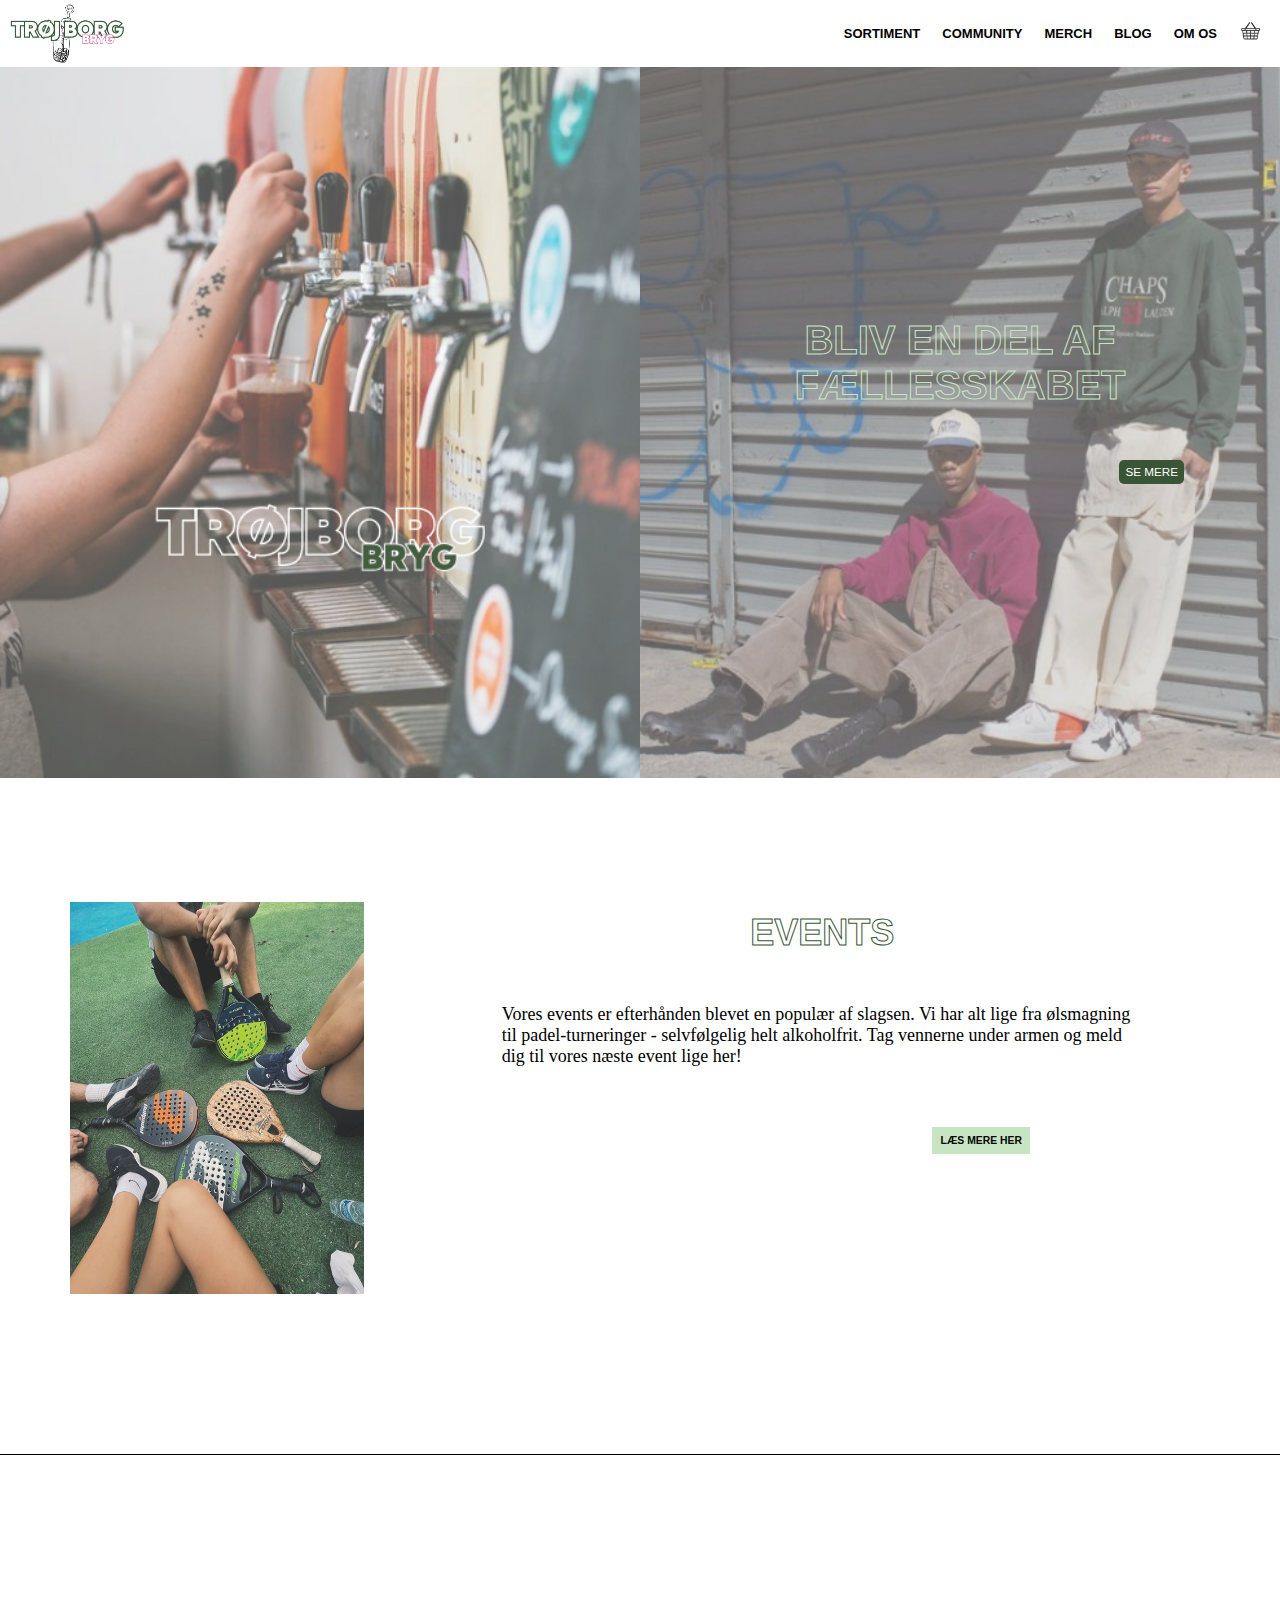
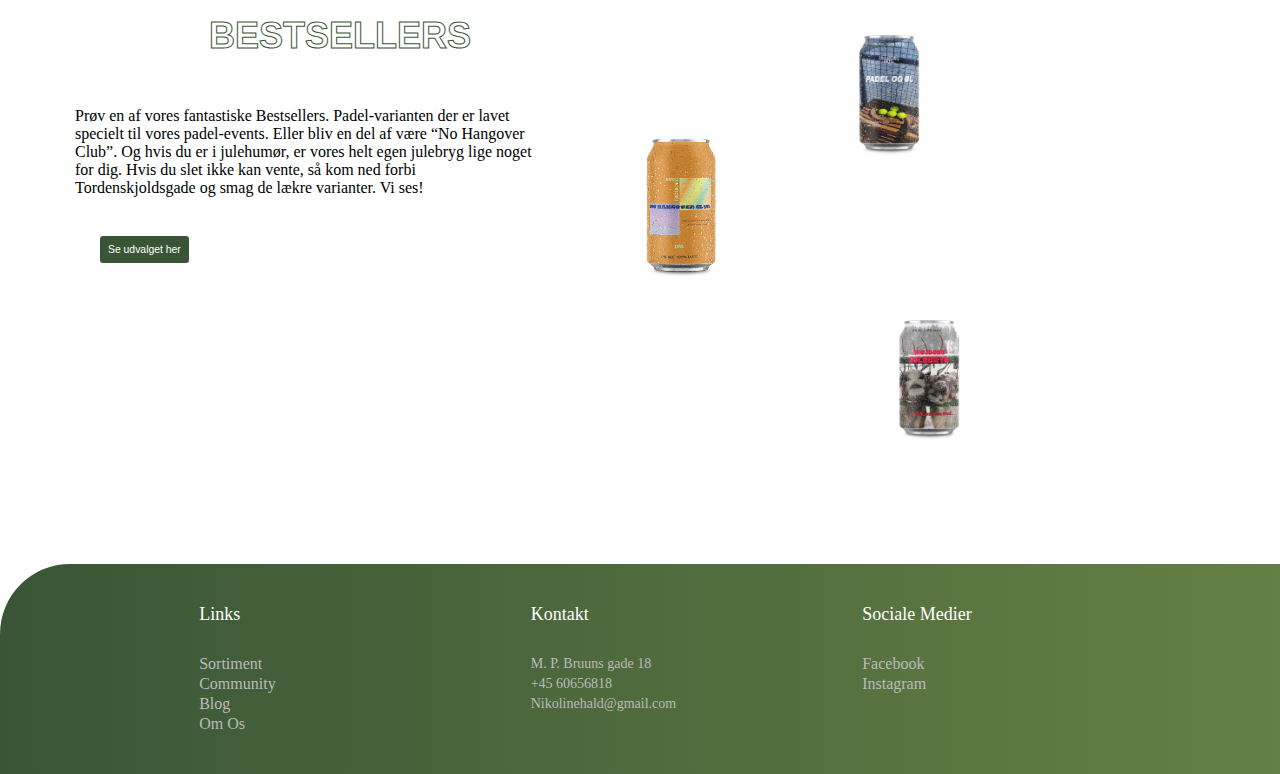
<file: eksamen/index.html>
<!DOCTYPE html>
<html lang="en">
  <head>
    <meta charset="UTF-8" />
    <meta
      name="description"
      content="Hyggelig oelbryggeri på troejborg i en baggaard"
    />
    <meta name="viewport" content="width=device-width, initial-scale=1.0" />
    <meta
      name="keywords"
      content="bryggeri, oel, troejborgbryg, tordenskjoldsgade, hyggeligt, sommer, arrangementer, aktiviteter, events, padel, unge, fællesskab, samvær, moderne, velkommende"
    />
    <link rel="stylesheet" href="styles.css" />
    <title>TrøjborgBryg</title>
    <script src="./burger.js" defer></script>
  </head>
  <body>
    <!-- Indsæt menu her -->
    <nav class="navigation">
      <a class="main_logo" href="index.html">
        <img class="logo_desktop" src="img/logo_desktop.png" alt="logo"
      /></a>
      <ul class="desktop_nav">
        <li>
          <div class="dropdown">
            <div class="hovereffect">
              <button class="dropbtn">SORTIMENT</button>
            </div>

            <div class="dropdown-content">
              <a href="sortiment.html">ALKOHOLFRI ØL</a>
              <a href="error.html">ØKOLOGISKE ØL</a>
              <a href="error.html">GAVEÆSKER</a>
            </div>
          </div>
        </li>
        <li>
          <div class="dropdown">
            <div class="hovereffect">
              <button class="dropbtn">COMMUNITY</button>
            </div>
            <div class="dropdown-content">
              <a href="events.html">PADEL OG ØL</a>
              <a href="error.html">ØLSMAGNING</a>
            </div>
          </div>
        </li>
        <li>
          <div class="dropdown">
            <div class="hovereffect">
              <button class="dropbtn">MERCH</button>
            </div>
            <div class="dropdown-content">
              <a href="error.html">SHOP</a>
            </div>
          </div>
        </li>
        <li>
          <div class="dropdown">
            <div class="hovereffect">
              <button class="dropbtn">BLOG</button>
            </div>
            <div class="dropdown-content">
              <a class="text_border" href="blog.html">DRIK MED OMTANKE</a>
            </div>
          </div>
        </li>
        <li class="om_os">
          <div class="dropdown">
            <div class="hovereffect">
              <button class="dropbtn">OM OS</button>
            </div>
            <div class="dropdown-content">
              <a href="omos.html">VORES HISTORIE</a>
              <a href="error.html">KONTAKT OS</a>
            </div>
          </div>
        </li>
        <div class="flex_ikoner">
          <li>
            <img class="kurv" src="img/kurv.png" alt="kurv" />
          </li>
        </div>
      </ul>
    </nav>
    <div class="header">
      <div class="container_header">
        <a href="index.html"
          ><img class="search_icon" src="img/search.png" alt="search"
        /></a>
        <a href="index.html"> <img class="logo" src="img/logo.png" alt="" /></a>
        <div class="mobil_nav">
          <button onclick="toggleBurgerMenu()" class="burger_icon">
            <svg
              xmlns="http://www.w3.org/2000/svg"
              class="icon icon-tabler icon-tabler-menu-2"
              width="40"
              height="40"
              viewBox="0 0 24 24"
              stroke-width="1.5"
              stroke="#000000"
              fill="none"
              stroke-linecap="round"
              stroke-linejoin="round"
            >
              <path stroke="none" d="M0 0h24v24H0z" fill="none" />
              <path d="M4 6l16 0" />
              <path d="M4 12l16 0" />
              <path d="M4 18l16 0" />
            </svg>
          </button>
          <div id="burger_menu" class="burger_menu">
            <div class="close_icon">
              <button onclick="toggleBurgerMenu()">
                <svg
                  xmlns="http://www.w3.org/2000/svg"
                  class="icon icon-tabler icon-tabler-x"
                  width="40"
                  height="40"
                  viewBox="0 0 24 24"
                  stroke-width="1.5"
                  stroke="#000000"
                  fill="none"
                  stroke-linecap="round"
                  stroke-linejoin="round"
                >
                  <path stroke="none" d="M0 0h24v24H0z" fill="none" />
                  <path d="M18 6l-12 12" />
                  <path d="M6 6l12 12" />
                </svg>
              </button>
            </div>
            <ul class="burger_nav">
              <li>
                <a href="sortiment.html" class="hovereffect">SORTIMENT</a>
              </li>
              <li><a href="events.html" class="hovereffect">COMMUNITY</a></li>
              <li><a href="error.html" class="hovereffect">MERCH</a></li>
              <li><a href="blog.html" class="hovereffect">BLOG</a></li>
              <li><a href="omos.html" class="hovereffect">OM OS</a></li>
            </ul>
          </div>
        </div>
      </div>
    </div>
    <!-- Til her -->
    <div class="box">
      <img class="logo_forside" src="img/logo_forside.png" alt="" />

      <div class="container_drenge">
        <div class="knap-wrapper knap-wrapper-text">
          <p class="header_fællesskab">BLIV EN DEL AF <br />FÆLLESSKABET</p>
          <a href="events.html" class="tilmeld_knap">SE MERE</a>
          <img class="drenge" src="img/drenge.png" alt="" />
        </div>
      </div>

      <div class="knap-wrapper-container"></div>
    </div>
    <div class="events_container">
      <div>
        <h1 class="events_text">EVENTS</h1>
        <p class="events_brødtext">
          Vores events er efterhånden blevet en populær af slagsen. Vi har alt
          lige fra ølsmagning til padel-turneringer - selvfølgelig helt
          alkoholfrit. Tag vennerne under armen og meld dig til vores næste
          event lige her!
        </p>
        <a href="events.html" class="events_knap">LÆS MERE HER</a>
      </div>
      <img class="padel" src="img/padel.jpg" alt="" />
    </div>
    <hr class="solid" />
    <div class="øl_text_container">
      <div>
        <h2 class="bestsellers_header">BESTSELLERS</h2>
        <p class="bestsellers_p">
          Prøv en af vores fantastiske Bestsellers. Padel-varianten der er lavet
          specielt til vores padel-events. Eller bliv en del af være “No
          Hangover Club”. Og hvis du er i julehumør, er vores helt egen julebryg
          lige noget for dig. Hvis du slet ikke kan vente, så kom ned forbi
          Tordenskjoldsgade og smag de lækre varianter. Vi ses!
        </p>
        <a href="sortiment.html" class="sortiment_knap">Se udvalget her</a>
      </div>
      <div class="øl_container">
        <img class="no_h_club_øl" src="img/no_hangoverclub.png" alt="øl" />
        <div class="jul_padel_container">
          <img class="padel_øl" src="img/padel_sidste.png" alt="øl" />
          <img class="jul_øl" src="img/jul.png" alt="øl" />
        </div>
      </div>
    </div>

    <footer class="footer">
      <div class="container">
        <div class="row">
          <div class="footer_col">
            <h4>links</h4>
            <ul>
              <li><a href="sortiment.html">Sortiment</a></li>
              <li><a href="events.html">Community</a></li>
              <li><a href="blog.html">Blog</a></li>
              <li><a href="omos.html">Om os</a></li>
            </ul>
          </div>
          <div class="footer_col">
            <h4 class="h4">Kontakt</h4>
            <ul class="kontakt_ul">
              <li>M. P. Bruuns gade 18</li>
              <li>+45 60656818</li>
              <li>Nikolinehald@gmail.com</li>
            </ul>
          </div>
          <div class="footer_col">
            <h4 class="h4">Sociale medier</h4>
            <ul>
              <li><a href="error.html">Facebook</a></li>
              <li><a href="error.html">Instagram</a></li>
            </ul>
          </div>
        </div>
      </div>
    </footer>
  </body>
</html>
</file>
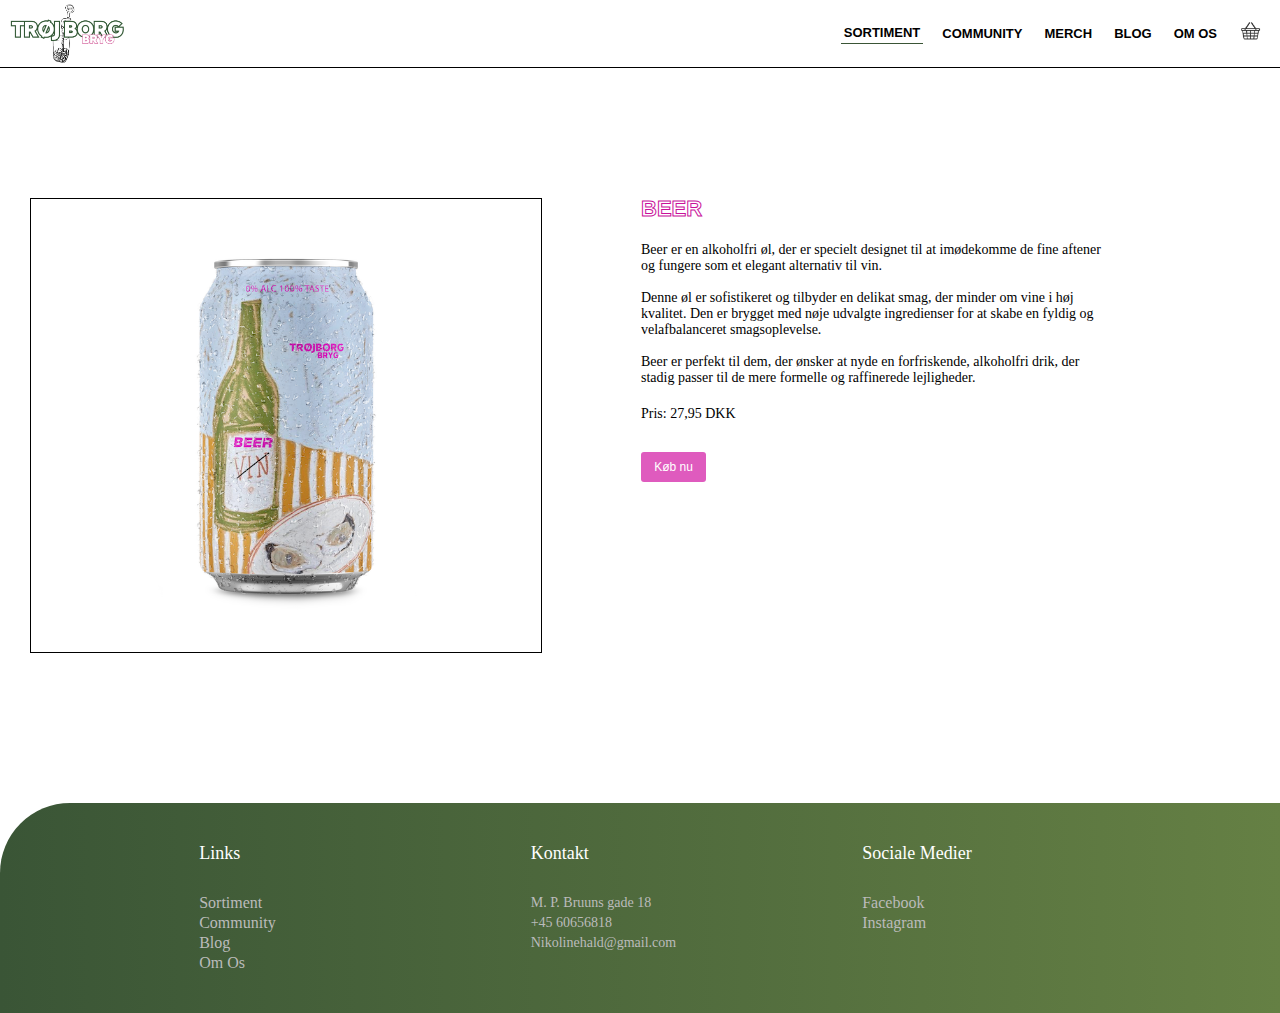
<file: eksamen/beer6.html>
<!DOCTYPE html>
<html lang="en">
  <head>
    <meta charset="UTF-8" />
    <meta name="viewport" content="width=device-width, initial-scale=1.0" />
    <meta
      name="description"
      content="Hyggelig oelbryggeri på troejborg i en baggaard"
    />
    <meta name="viewport" content="width=device-width, initial-scale=1.0" />
    <meta
      name="keywords"
      content="bryggeri, oel, troejborgbryg, tordenskjoldsgade, hyggeligt, sommer, arrangementer, aktiviteter, events, padel, unge, fællesskab, samvær, moderne, velkommende"
    />
    <link rel="stylesheet" href="styles.css" />
    <script src="./burger.js" defer></script>
    <title>Sortiment</title>
  </head>
  <body>
    <nav class="navigation">
      <a class="main_logo" href="index.html">
        <img class="logo_desktop" src="img/logo_desktop.png" alt="logo"
      /></a>
      <ul class="desktop_nav">
        <li>
          <div class="dropdown">
            <div class="active">
              <button class="dropbtn">SORTIMENT</button>
            </div>

            <div class="dropdown-content">
              <a href="sortiment.html">ALKOHOLFRI ØL</a>
              <a href="error.html">ØKOLOGISKE ØL</a>
              <a href="error.html">GAVEÆSKER</a>
            </div>
          </div>
        </li>
        <li>
          <div class="dropdown">
            <div class="hovereffect">
              <button class="dropbtn">COMMUNITY</button>
            </div>
            <div class="dropdown-content">
              <a href="events.html">PADEL OG ØL</a>
              <a href="error.html">ØLSMAGNING</a>
            </div>
          </div>
        </li>
        <li>
          <div class="dropdown">
            <div class="hovereffect">
              <button class="dropbtn">MERCH</button>
            </div>
            <div class="dropdown-content">
              <a href="error.html">SHOP</a>
            </div>
          </div>
        </li>
        <li>
          <div class="dropdown">
            <div class="hovereffect">
              <button class="dropbtn">BLOG</button>
            </div>
            <div class="dropdown-content">
              <a class="text_border" href="blog.html">DRIK MED OMTANKE</a>
            </div>
          </div>
        </li>
        <li class="om_os">
          <div class="dropdown">
            <div class="hovereffect">
              <button class="dropbtn">OM OS</button>
            </div>
            <div class="dropdown-content">
              <a href="omos.html">VORES HISTORIE</a>
              <a href="error.html">KONTAKT OS</a>
            </div>
          </div>
        </li>
        <div class="flex_ikoner">
          <li>
            <img class="kurv" src="img/kurv.png" alt="kurv" />
          </li>
        </div>
      </ul>
    </nav>
    <div class="header">
      <div class="container_header">
        <a href="index.html"
          ><img class="search_icon" src="img/search.png" alt="search"
        /></a>
        <a href="index.html"> <img class="logo" src="img/logo.png" alt="" /></a>
        <div class="mobil_nav">
          <button onclick="toggleBurgerMenu()" class="burger_icon">
            <svg
              xmlns="http://www.w3.org/2000/svg"
              class="icon icon-tabler icon-tabler-menu-2"
              width="40"
              height="40"
              viewBox="0 0 24 24"
              stroke-width="1.5"
              stroke="#000000"
              fill="none"
              stroke-linecap="round"
              stroke-linejoin="round"
            >
              <path stroke="none" d="M0 0h24v24H0z" fill="none" />
              <path d="M4 6l16 0" />
              <path d="M4 12l16 0" />
              <path d="M4 18l16 0" />
            </svg>
          </button>
          <div id="burger_menu" class="burger_menu">
            <div class="close_icon">
              <button onclick="toggleBurgerMenu()">
                <svg
                  xmlns="http://www.w3.org/2000/svg"
                  class="icon icon-tabler icon-tabler-x"
                  width="40"
                  height="40"
                  viewBox="0 0 24 24"
                  stroke-width="1.5"
                  stroke="#000000"
                  fill="none"
                  stroke-linecap="round"
                  stroke-linejoin="round"
                >
                  <path stroke="none" d="M0 0h24v24H0z" fill="none" />
                  <path d="M18 6l-12 12" />
                  <path d="M6 6l12 12" />
                </svg>
              </button>
            </div>
            <ul class="burger_nav">
              <li>
                <a href="sortiment.html" class="hovereffect">SORTIMENT</a>
              </li>
              <li><a href="events.html" class="hovereffect">COMMUNITY</a></li>
              <li><a href="error.html" class="hovereffect">MERCH</a></li>
              <li><a href="blog.html" class="hovereffect">BLOG</a></li>
              <li><a href="omos.html" class="hovereffect">OM OS</a></li>
            </ul>
          </div>
        </div>
      </div>
    </div>
    <hr class="solid" />
    <div class="flex_ølside">
      <img class="øl_køb" src="img/BEER.png" alt="øl" />
      <div class="ølside_text">
        <h1 class="beer_header font_head">BEER</h1>
        <p class="øl_p">
          Beer er en alkoholfri øl, der er specielt designet til at imødekomme
          de fine aftener og fungere som et elegant alternativ til vin. <br />
          <br />Denne øl er sofistikeret og tilbyder en delikat smag, der minder
          om vine i høj kvalitet. Den er brygget med nøje udvalgte ingredienser
          for at skabe en fyldig og velafbalanceret smagsoplevelse.
          <br />
          <br />
          Beer er perfekt til dem, der ønsker at nyde en forfriskende,
          alkoholfri drik, der stadig passer til de mere formelle og raffinerede
          lejligheder.
        </p>
        <p class="øl_p">Pris: 27,95 DKK</p>
        <a href="error.html">
          <button class="beer_knap margin_knap">Køb nu</button></a
        >
      </div>
    </div>
    <footer class="footer">
      <div class="container">
        <div class="row">
          <div class="footer_col">
            <h4>links</h4>
            <ul>
              <li><a href="sortiment.html">Sortiment</a></li>
              <li><a href="events.html">Community</a></li>
              <li><a href="blog.html">Blog</a></li>
              <li><a href="omos.html">Om os</a></li>
            </ul>
          </div>
          <div class="footer_col">
            <h4 class="h4">Kontakt</h4>
            <ul class="kontakt_ul">
              <li>M. P. Bruuns gade 18</li>
              <li>+45 60656818</li>
              <li>Nikolinehald@gmail.com</li>
            </ul>
          </div>
          <div class="footer_col">
            <h4 class="h4">Sociale medier</h4>
            <ul>
              <li><a href="error.html">Facebook</a></li>
              <li><a href="error.html">Instagram</a></li>
            </ul>
          </div>
        </div>
      </div>
    </footer>
  </body>
</html>
</file>
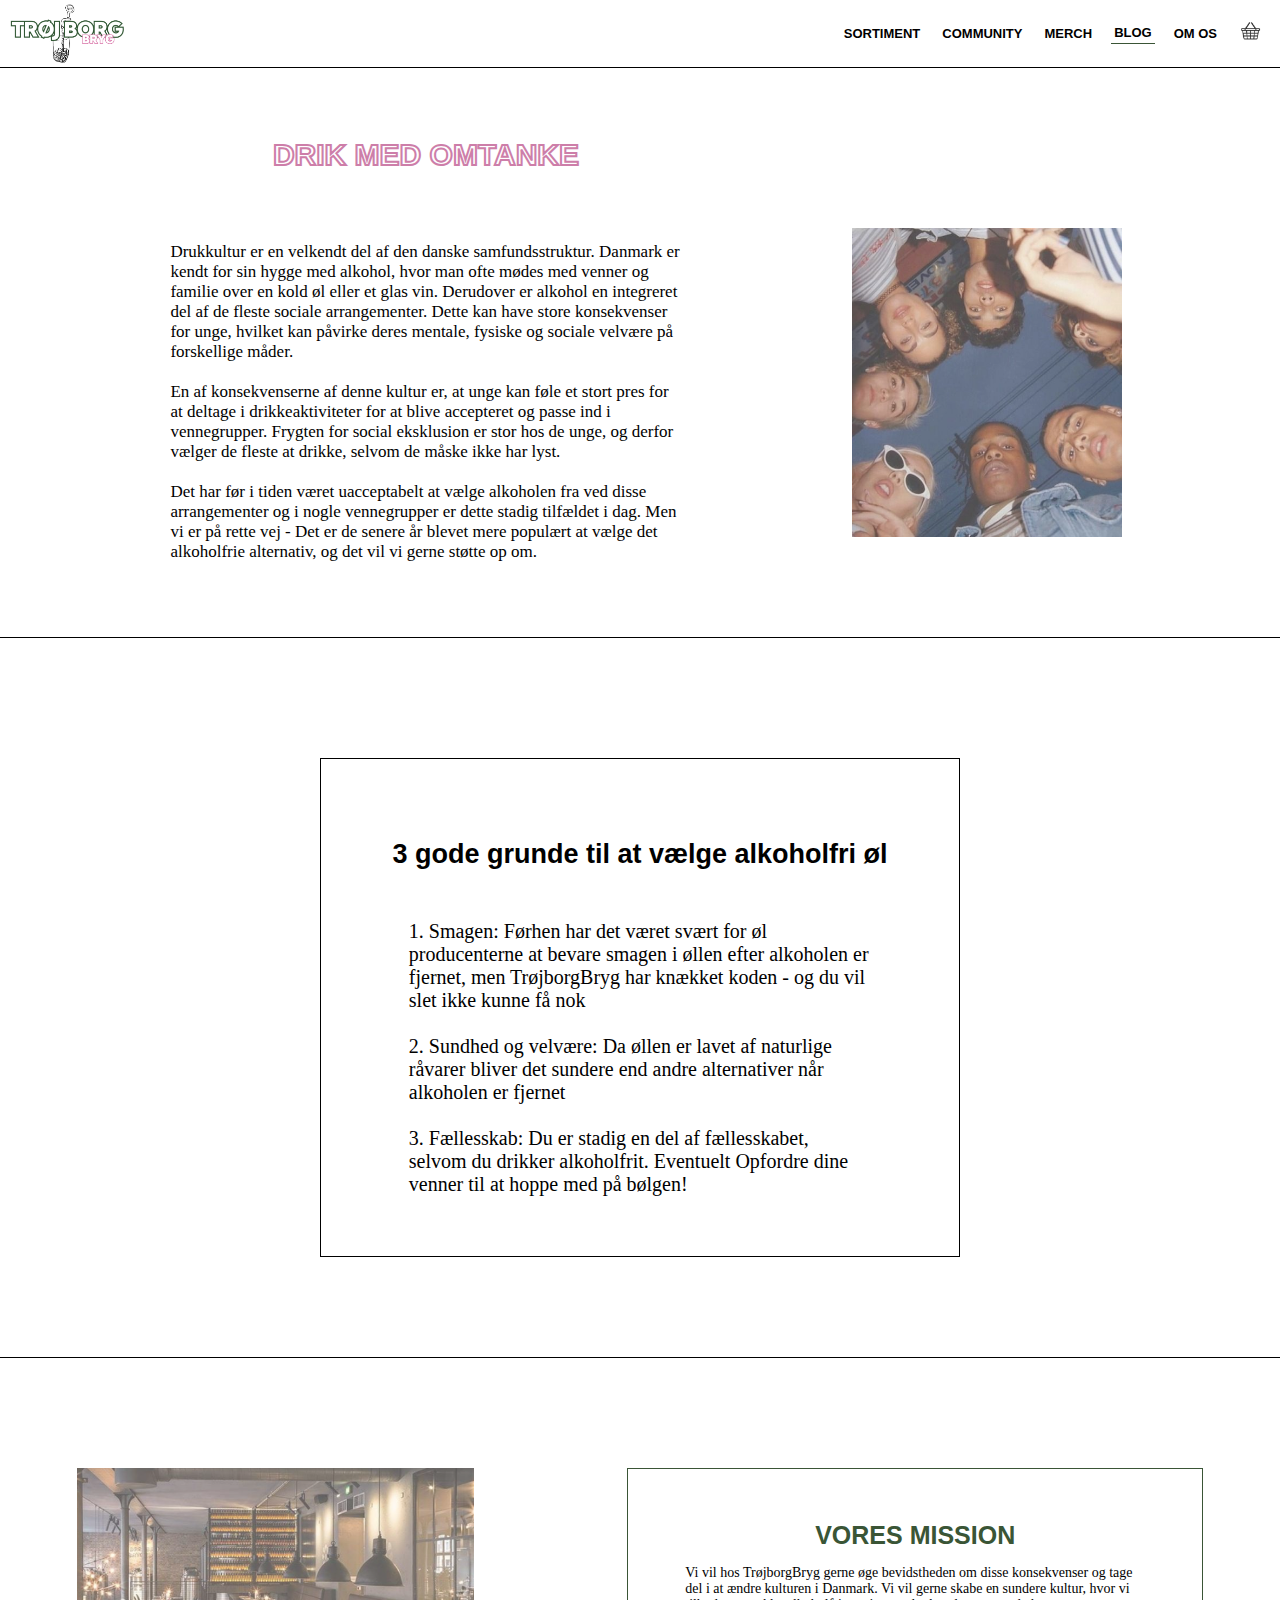
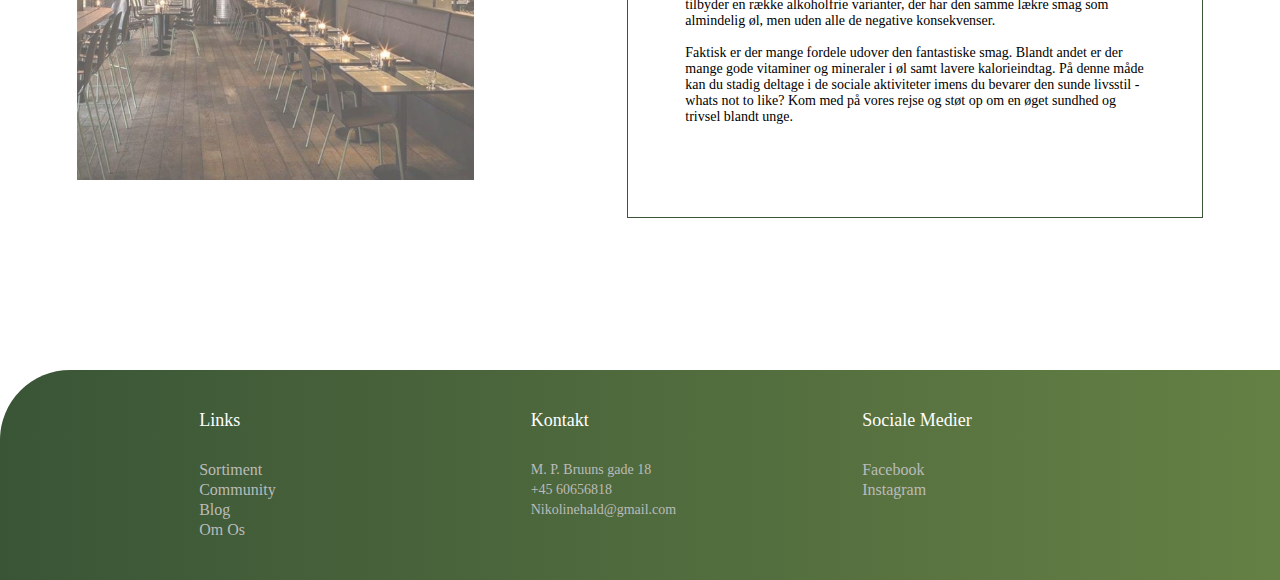
<file: eksamen/blog.html>
<!DOCTYPE html>
<html lang="en">
  <head>
    <meta charset="UTF-8" />
    <meta name="viewport" content="width=device-width, initial-scale=1.0" />
    <meta
      name="description"
      content="Hyggelig oelbryggeri på troejborg i en baggaard"
    />
    <meta name="viewport" content="width=device-width, initial-scale=1.0" />
    <meta
      name="keywords"
      content="bryggeri, oel, troejborgbryg, tordenskjoldsgade, hyggeligt, sommer, arrangementer, aktiviteter, events, padel, unge, fællesskab, samvær, moderne, velkommende"
    />
    <link rel="stylesheet" href="styles.css" />
    <script src="./burger.js" defer></script>
    <title>Drik med omtanke</title>
  </head>
  <body>
    <nav class="navigation">
      <a class="main_logo" href="index.html">
        <img class="logo_desktop" src="img/logo_desktop.png" alt="logo"
      /></a>
      <ul class="desktop_nav">
        <li>
          <div class="dropdown">
            <div class="hovereffect">
              <button class="dropbtn">SORTIMENT</button>
            </div>

            <div class="dropdown-content">
              <a href="sortiment.html">ALKOHOLFRI ØL</a>
              <a href="error.html">ØKOLOGISKE ØL</a>
              <a href="error.html">GAVEÆSKER</a>
            </div>
          </div>
        </li>
        <li>
          <div class="dropdown">
            <div class="hovereffect">
              <button class="dropbtn">COMMUNITY</button>
            </div>
            <div class="dropdown-content">
              <a href="events.html">PADEL OG ØL</a>
              <a href="error.html">ØLSMAGNING</a>
            </div>
          </div>
        </li>
        <li>
          <div class="dropdown">
            <div class="hovereffect">
              <button class="dropbtn">MERCH</button>
            </div>
            <div class="dropdown-content">
              <a href="error.html">SHOP</a>
            </div>
          </div>
        </li>
        <li>
          <div class="dropdown">
            <div class="active">
              <button class="dropbtn">BLOG</button>
            </div>
            <div class="dropdown-content">
              <a class="text_border" href="blog.html">DRIK MED OMTANKE</a>
            </div>
          </div>
        </li>
        <li class="om_os">
          <div class="dropdown">
            <div class="hovereffect">
              <button class="dropbtn">OM OS</button>
            </div>
            <div class="dropdown-content">
              <a href="omos.html">VORES HISTORIE</a>
              <a href="error.html">KONTAKT OS</a>
            </div>
          </div>
        </li>
        <div class="flex_ikoner">
          <li>
            <img class="kurv" src="img/kurv.png" alt="kurv" />
          </li>
        </div>
      </ul>
    </nav>
    <div class="header">
      <div class="container_header">
        <a href="index.html"
          ><img class="search_icon" src="img/search.png" alt="search"
        /></a>
        <a href="index.html"> <img class="logo" src="img/logo.png" alt="" /></a>
        <div class="mobil_nav">
          <button onclick="toggleBurgerMenu()" class="burger_icon">
            <svg
              xmlns="http://www.w3.org/2000/svg"
              class="icon icon-tabler icon-tabler-menu-2"
              width="40"
              height="40"
              viewBox="0 0 24 24"
              stroke-width="1.5"
              stroke="#000000"
              fill="none"
              stroke-linecap="round"
              stroke-linejoin="round"
            >
              <path stroke="none" d="M0 0h24v24H0z" fill="none" />
              <path d="M4 6l16 0" />
              <path d="M4 12l16 0" />
              <path d="M4 18l16 0" />
            </svg>
          </button>
          <div id="burger_menu" class="burger_menu">
            <div class="close_icon">
              <button onclick="toggleBurgerMenu()">
                <svg
                  xmlns="http://www.w3.org/2000/svg"
                  class="icon icon-tabler icon-tabler-x"
                  width="40"
                  height="40"
                  viewBox="0 0 24 24"
                  stroke-width="1.5"
                  stroke="#000000"
                  fill="none"
                  stroke-linecap="round"
                  stroke-linejoin="round"
                >
                  <path stroke="none" d="M0 0h24v24H0z" fill="none" />
                  <path d="M18 6l-12 12" />
                  <path d="M6 6l12 12" />
                </svg>
              </button>
            </div>
            <ul class="burger_nav">
              <li>
                <a href="sortiment.html" class="hovereffect">SORTIMENT</a>
              </li>
              <li><a href="events.html" class="hovereffect">COMMUNITY</a></li>
              <li><a href="error.html" class="hovereffect">MERCH</a></li>
              <li><a href="blog.html" class="hovereffect">BLOG</a></li>
              <li><a href="omos.html" class="hovereffect">OM OS</a></li>
            </ul>
          </div>
        </div>
      </div>
    </div>
    <hr class="solid" />

    <div class="billed_t_container">
      <div class="blog_p">
        <h1 class="blog_header">DRIK MED OMTANKE</h1>
        <p class="blog_text">
          Drukkultur er en velkendt del af den danske samfundsstruktur. Danmark
          er kendt for sin hygge med alkohol, hvor man ofte mødes med venner og
          familie over en kold øl eller et glas vin. Derudover er alkohol en
          integreret del af de fleste sociale arrangementer. Dette kan have
          store konsekvenser for unge, hvilket kan påvirke deres mentale,
          fysiske og sociale velvære på forskellige måder. <br />
          <br />En af konsekvenserne af denne kultur er, at unge kan føle et
          stort pres for at deltage i drikkeaktiviteter for at blive accepteret
          og passe ind i vennegrupper. Frygten for social eksklusion er stor hos
          de unge, og derfor vælger de fleste at drikke, selvom de måske ikke
          har lyst.
          <br />
          <br />Det har før i tiden været uacceptabelt at vælge alkoholen fra
          ved disse arrangementer og i nogle vennegrupper er dette stadig
          tilfældet i dag. Men vi er på rette vej - Det er de senere år blevet
          mere populært at vælge det alkoholfrie alternativ, og det vil vi gerne
          støtte op om.
        </p>
      </div>
      <div>
        <img class="billede_tyga" src="img/tyga_og_venner.jpg" alt="venner" />
      </div>
    </div>
    <hr class="solid" />
    <div class="liste_container">
      <h3 class="titel_liste">3 gode grunde til at vælge alkoholfri øl</h3>
      <p class="liste_p">
        1. Smagen: Førhen har det været svært for øl producenterne at bevare
        smagen i øllen efter alkoholen er fjernet, men TrøjborgBryg har knækket
        koden - og du vil slet ikke kunne få nok <br />
        <br />
        2. Sundhed og velvære: Da øllen er lavet af naturlige råvarer bliver det
        sundere end andre alternativer når alkoholen er fjernet <br />
        <br />
        3. Fællesskab: Du er stadig en del af fællesskabet, selvom du drikker
        alkoholfrit. Eventuelt Opfordre dine venner til at hoppe med på bølgen!
      </p>
    </div>
    <hr class="solidd" />
    <div class="mission_container">
      <div class="mission_text">
        <h2 class="mission_header">VORES MISSION</h2>
        <p class="mission_p">
          Vi vil hos TrøjborgBryg gerne øge bevidstheden om disse konsekvenser
          og tage del i at ændre kulturen i Danmark. Vi vil gerne skabe en
          sundere kultur, hvor vi tilbyder en række alkoholfrie varianter, der
          har den samme lækre smag som almindelig øl, men uden alle de negative
          konsekvenser.
          <br />
          <br />
          Faktisk er der mange fordele udover den fantastiske smag. Blandt andet
          er der mange gode vitaminer og mineraler i øl samt lavere
          kalorieindtag. På denne måde kan du stadig deltage i de sociale
          aktiviteter imens du bevarer den sunde livsstil - whats not to like?
          Kom med på vores rejse og støt op om en øget sundhed og trivsel blandt
          unge.
        </p>
      </div>

      <img class="bryghus_img" src="img/bryghus.png" alt="bryghus" />
    </div>

    <footer class="footer">
      <div class="container">
        <div class="row">
          <div class="footer_col">
            <h4>links</h4>
            <ul>
              <li><a href="sortiment.html">Sortiment</a></li>
              <li><a href="events.html">Community</a></li>
              <li><a href="blog.html">Blog</a></li>
              <li><a href="omos.html">Om os</a></li>
            </ul>
          </div>
          <div class="footer_col">
            <h4 class="h4">Kontakt</h4>
            <ul class="kontakt_ul">
              <li>M. P. Bruuns gade 18</li>
              <li>+45 60656818</li>
              <li>Nikolinehald@gmail.com</li>
            </ul>
          </div>
          <div class="footer_col">
            <h4 class="h4">Sociale medier</h4>
            <ul>
              <li><a href="error.html">Facebook</a></li>
              <li><a href="error.html">Instagram</a></li>
            </ul>
          </div>
        </div>
      </div>
    </footer>
  </body>
</html>
</file>
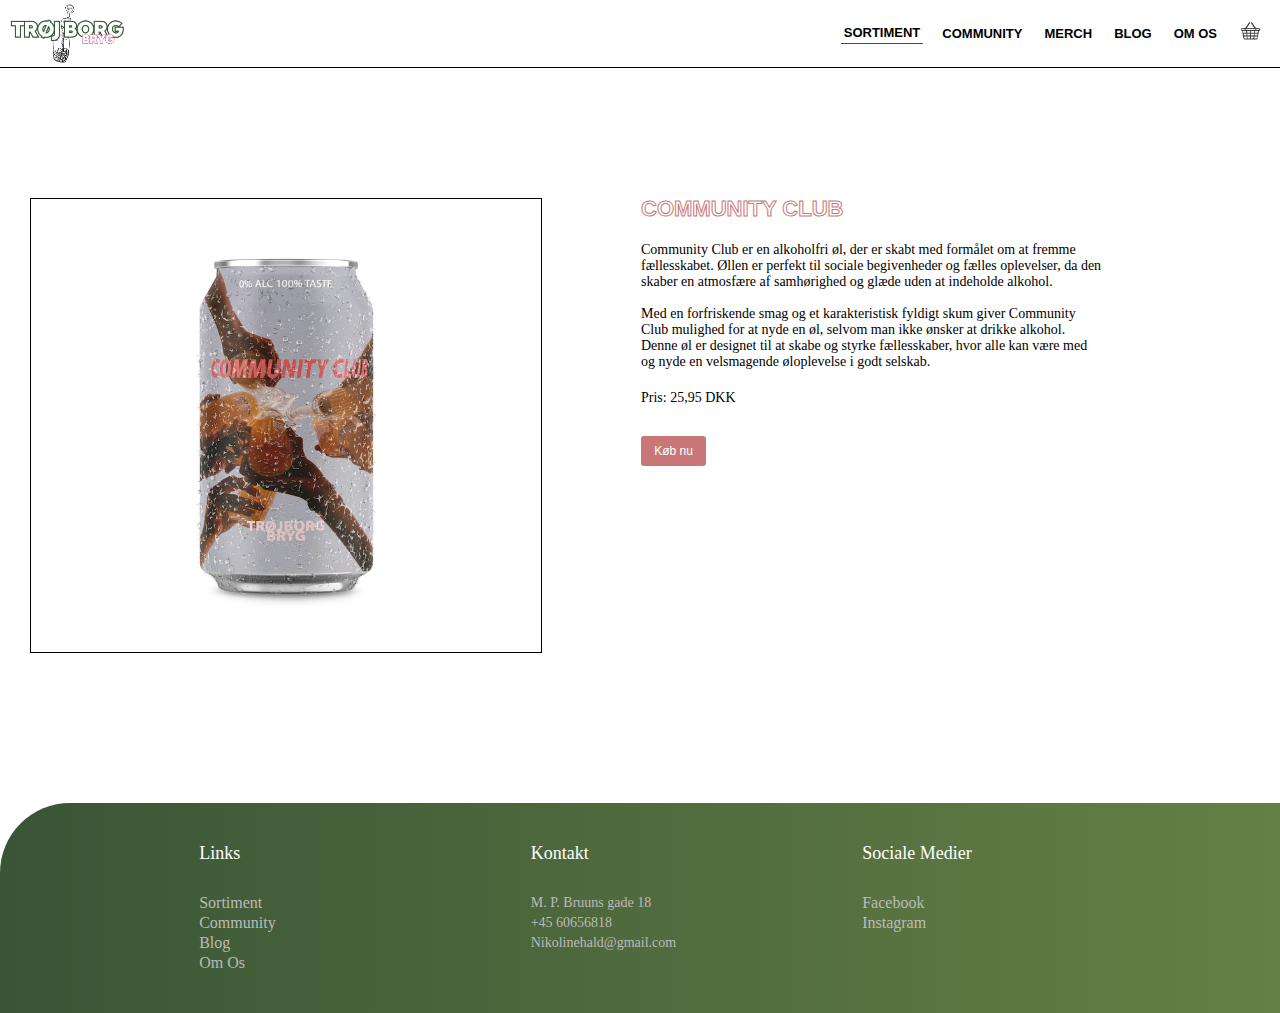
<file: eksamen/community3.html>
<!DOCTYPE html>
<html lang="en">
  <head>
    <meta charset="UTF-8" />
    <meta name="viewport" content="width=device-width, initial-scale=1.0" />
    <meta
      name="description"
      content="Hyggelig oelbryggeri på troejborg i en baggaard"
    />
    <meta name="viewport" content="width=device-width, initial-scale=1.0" />
    <meta
      name="keywords"
      content="bryggeri, oel, troejborgbryg, tordenskjoldsgade, hyggeligt, sommer, arrangementer, aktiviteter, events, padel, unge, fællesskab, samvær, moderne, velkommende"
    />
    <link rel="stylesheet" href="styles.css" />
    <script src="./burger.js" defer></script>
    <title>Sortiment</title>
  </head>
  <body>
    <nav class="navigation">
      <a class="main_logo" href="index.html">
        <img class="logo_desktop" src="img/logo_desktop.png" alt="logo"
      /></a>
      <ul class="desktop_nav">
        <li>
          <div class="dropdown">
            <div class="active">
              <button class="dropbtn">SORTIMENT</button>
            </div>

            <div class="dropdown-content">
              <a href="sortiment.html">ALKOHOLFRI ØL</a>
              <a href="error.html">ØKOLOGISKE ØL</a>
              <a href="error.html">GAVEÆSKER</a>
            </div>
          </div>
        </li>
        <li>
          <div class="dropdown">
            <div class="hovereffect">
              <button class="dropbtn">COMMUNITY</button>
            </div>
            <div class="dropdown-content">
              <a href="events.html">PADEL OG ØL</a>
              <a href="error.html">ØLSMAGNING</a>
            </div>
          </div>
        </li>
        <li>
          <div class="dropdown">
            <div class="hovereffect">
              <button class="dropbtn">MERCH</button>
            </div>
            <div class="dropdown-content">
              <a href="error.html">SHOP</a>
            </div>
          </div>
        </li>
        <li>
          <div class="dropdown">
            <div class="hovereffect">
              <button class="dropbtn">BLOG</button>
            </div>
            <div class="dropdown-content">
              <a class="text_border" href="blog.html">DRIK MED OMTANKE</a>
            </div>
          </div>
        </li>
        <li class="om_os">
          <div class="dropdown">
            <div class="hovereffect">
              <button class="dropbtn">OM OS</button>
            </div>
            <div class="dropdown-content">
              <a href="omos.html">VORES HISTORIE</a>
              <a href="error.html">KONTAKT OS</a>
            </div>
          </div>
        </li>
        <div class="flex_ikoner">
          <li>
            <img class="kurv" src="img/kurv.png" alt="kurv" />
          </li>
        </div>
      </ul>
    </nav>
    <div class="header">
      <div class="container_header">
        <a href="index.html"
          ><img class="search_icon" src="img/search.png" alt="search"
        /></a>
        <a href="index.html"> <img class="logo" src="img/logo.png" alt="" /></a>
        <div class="mobil_nav">
          <button onclick="toggleBurgerMenu()" class="burger_icon">
            <svg
              xmlns="http://www.w3.org/2000/svg"
              class="icon icon-tabler icon-tabler-menu-2"
              width="40"
              height="40"
              viewBox="0 0 24 24"
              stroke-width="1.5"
              stroke="#000000"
              fill="none"
              stroke-linecap="round"
              stroke-linejoin="round"
            >
              <path stroke="none" d="M0 0h24v24H0z" fill="none" />
              <path d="M4 6l16 0" />
              <path d="M4 12l16 0" />
              <path d="M4 18l16 0" />
            </svg>
          </button>
          <div id="burger_menu" class="burger_menu">
            <div class="close_icon">
              <button onclick="toggleBurgerMenu()">
                <svg
                  xmlns="http://www.w3.org/2000/svg"
                  class="icon icon-tabler icon-tabler-x"
                  width="40"
                  height="40"
                  viewBox="0 0 24 24"
                  stroke-width="1.5"
                  stroke="#000000"
                  fill="none"
                  stroke-linecap="round"
                  stroke-linejoin="round"
                >
                  <path stroke="none" d="M0 0h24v24H0z" fill="none" />
                  <path d="M18 6l-12 12" />
                  <path d="M6 6l12 12" />
                </svg>
              </button>
            </div>
            <ul class="burger_nav">
              <li>
                <a href="sortiment.html" class="hovereffect">SORTIMENT</a>
              </li>
              <li><a href="events.html" class="hovereffect">COMMUNITY</a></li>
              <li><a href="error.html" class="hovereffect">MERCH</a></li>
              <li><a href="blog.html" class="hovereffect">BLOG</a></li>
              <li><a href="omos.html" class="hovereffect">OM OS</a></li>
            </ul>
          </div>
        </div>
      </div>
    </div>
    <hr class="solid" />
    <div class="flex_ølside">
      <img class="øl_køb" src="img/Community.png" alt="øl" />
      <div class="ølside_text">
        <h1 class="community_header font_head">COMMUNITY CLUB</h1>
        <p class="øl_p">
          Community Club er en alkoholfri øl, der er skabt med formålet om at
          fremme fællesskabet. Øllen er perfekt til sociale begivenheder og
          fælles oplevelser, da den skaber en atmosfære af samhørighed og glæde
          uden at indeholde alkohol. <br />
          <br />Med en forfriskende smag og et karakteristisk fyldigt skum giver
          Community Club mulighed for at nyde en øl, selvom man ikke ønsker at
          drikke alkohol. Denne øl er designet til at skabe og styrke
          fællesskaber, hvor alle kan være med og nyde en velsmagende
          øloplevelse i godt selskab.
        </p>
        <p class="øl_p">Pris: 25,95 DKK</p>
        <button class="community_knap margin_knap">Køb nu</button>
      </div>
    </div>
    <footer class="footer">
      <div class="container">
        <div class="row">
          <div class="footer_col">
            <h4>links</h4>
            <ul>
              <li><a href="sortiment.html">Sortiment</a></li>
              <li><a href="events.html">Community</a></li>
              <li><a href="blog.html">Blog</a></li>
              <li><a href="omos.html">Om os</a></li>
            </ul>
          </div>
          <div class="footer_col">
            <h4 class="h4">Kontakt</h4>
            <ul class="kontakt_ul">
              <li>M. P. Bruuns gade 18</li>
              <li>+45 60656818</li>
              <li>Nikolinehald@gmail.com</li>
            </ul>
          </div>
          <div class="footer_col">
            <h4 class="h4">Sociale medier</h4>
            <ul>
              <li><a href="error.html">Facebook</a></li>
              <li><a href="error.html">Instagram</a></li>
            </ul>
          </div>
        </div>
      </div>
    </footer>
  </body>
</html>
</file>
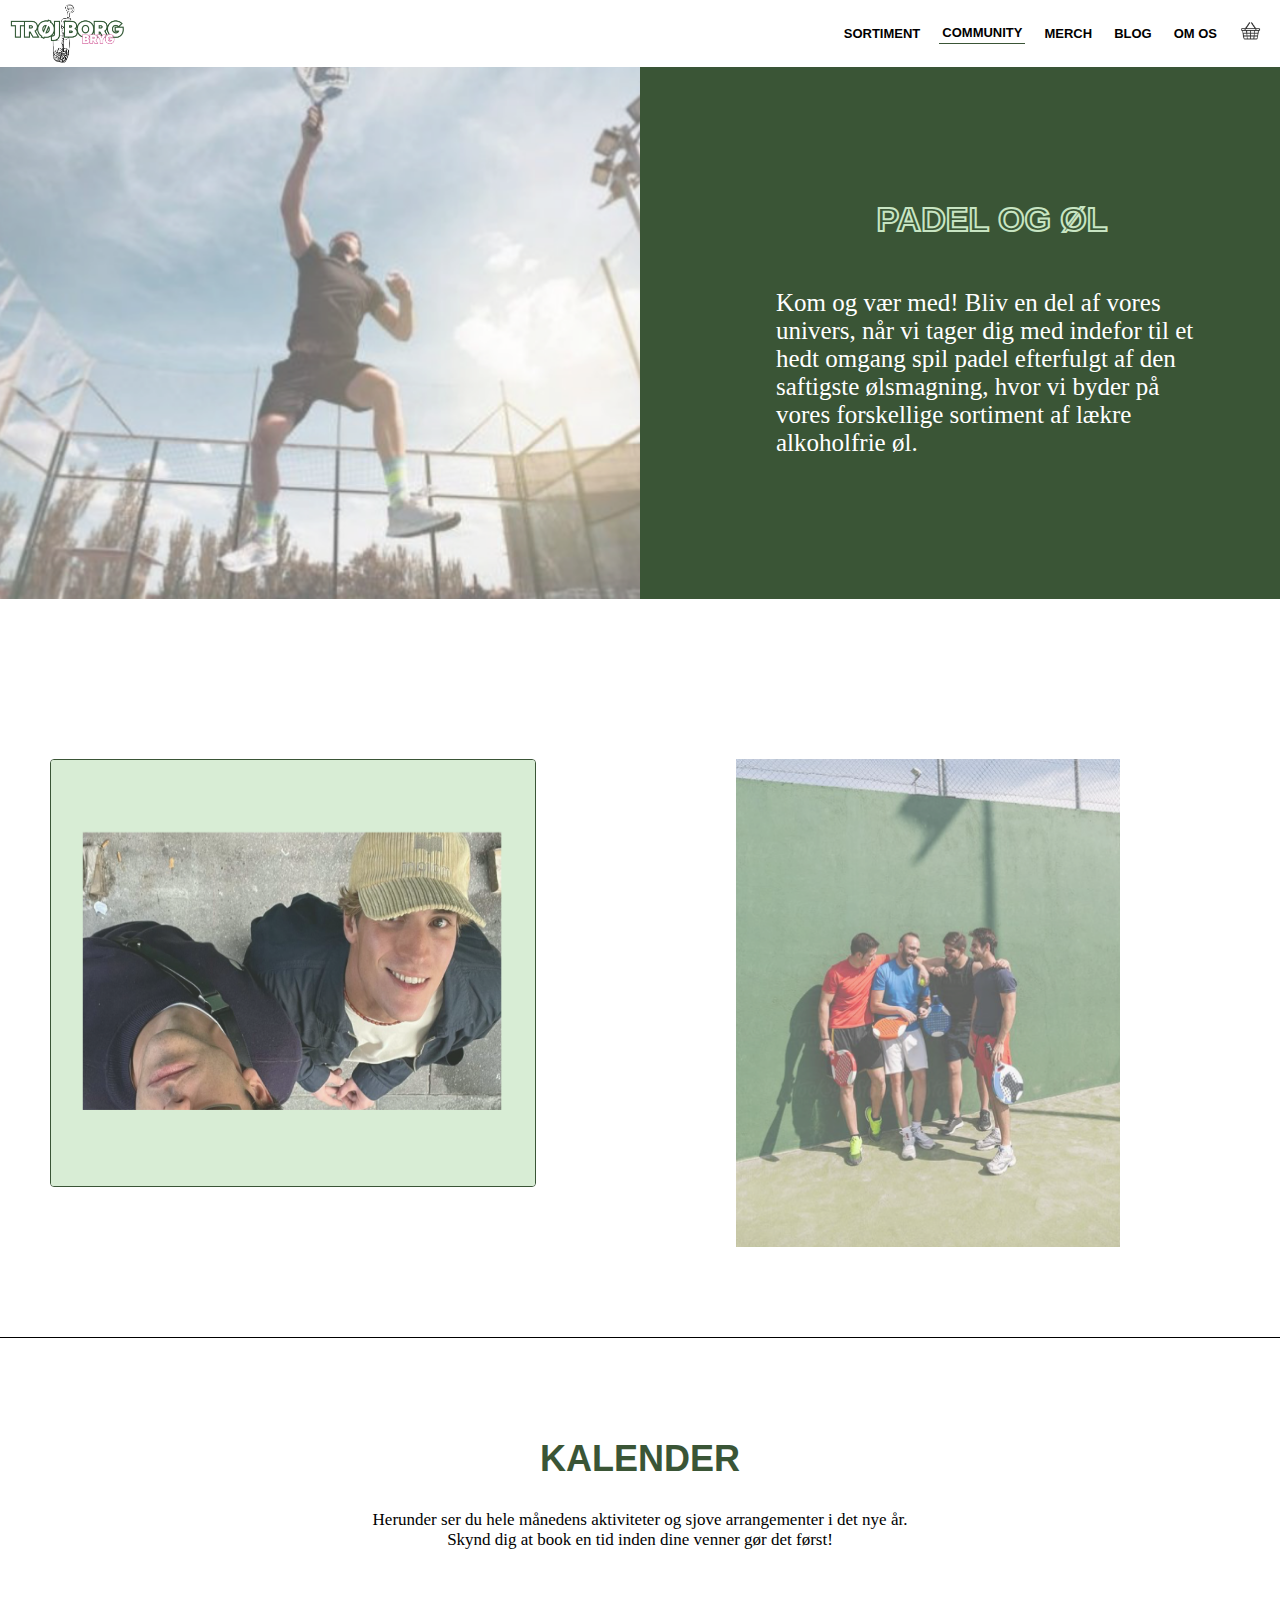
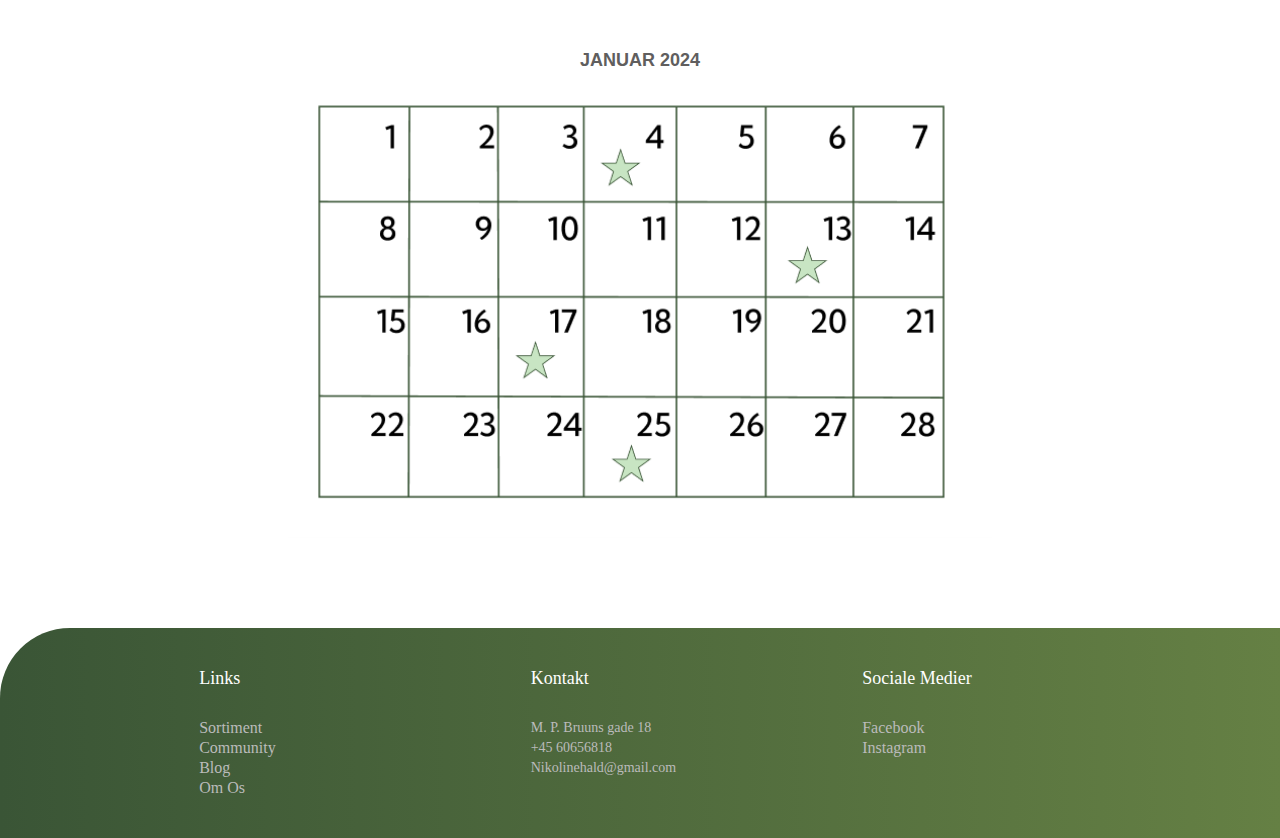
<file: eksamen/events.html>
<!DOCTYPE html>
<html lang="en">
  <head>
    <meta charset="UTF-8" />
    <meta name="viewport" content="width=device-width, initial-scale=1.0" />
    <meta
      name="description"
      content="Hyggelig oelbryggeri på troejborg i en baggaard"
    />
    <meta name="viewport" content="width=device-width, initial-scale=1.0" />
    <meta
      name="keywords"
      content="bryggeri, oel, troejborgbryg, tordenskjoldsgade, hyggeligt, sommer, arrangementer, aktiviteter, events, padel, unge, fællesskab, samvær, moderne, velkommende"
    />
    <link rel="stylesheet" href="styles.css" />
    <script src="./burger.js" defer></script>
    <title>Events</title>
  </head>
  <body>
    <nav class="navigation">
      <a class="main_logo" href="index.html">
        <img class="logo_desktop" src="img/logo_desktop.png" alt="logo"
      /></a>
      <ul class="desktop_nav">
        <li>
          <div class="dropdown">
            <div class="hovereffect">
              <button class="dropbtn">SORTIMENT</button>
            </div>

            <div class="dropdown-content">
              <a href="sortiment.html">ALKOHOLFRI ØL</a>
              <a href="error.html">ØKOLOGISKE ØL</a>
              <a href="error.html">GAVEÆSKER</a>
            </div>
          </div>
        </li>
        <li>
          <div class="dropdown">
            <div class="active">
              <button class="dropbtn">COMMUNITY</button>
            </div>
            <div class="dropdown-content">
              <a href="events.html">PADEL OG ØL</a>
              <a href="error.html">ØLSMAGNING</a>
            </div>
          </div>
        </li>
        <li>
          <div class="dropdown">
            <div class="hovereffect">
              <button class="dropbtn">MERCH</button>
            </div>
            <div class="dropdown-content">
              <a href="error.html">SHOP</a>
            </div>
          </div>
        </li>
        <li>
          <div class="dropdown">
            <div class="hovereffect">
              <button class="dropbtn">BLOG</button>
            </div>
            <div class="dropdown-content">
              <a class="text_border" href="blog.html">DRIK MED OMTANKE</a>
            </div>
          </div>
        </li>
        <li class="om_os">
          <div class="dropdown">
            <div class="hovereffect">
              <button class="dropbtn">OM OS</button>
            </div>
            <div class="dropdown-content">
              <a href="omos.html">VORES HISTORIE</a>
              <a href="error.html">KONTAKT OS</a>
            </div>
          </div>
        </li>
        <div class="flex_ikoner">
          <li>
            <img class="kurv" src="img/kurv.png" alt="kurv" />
          </li>
        </div>
      </ul>
    </nav>
    <div class="header">
      <div class="container_header">
        <a href="index.html"
          ><img class="search_icon" src="img/search.png" alt="search"
        /></a>
        <a href="index.html"> <img class="logo" src="img/logo.png" alt="" /></a>
        <div class="mobil_nav">
          <button onclick="toggleBurgerMenu()" class="burger_icon">
            <svg
              xmlns="http://www.w3.org/2000/svg"
              class="icon icon-tabler icon-tabler-menu-2"
              width="40"
              height="40"
              viewBox="0 0 24 24"
              stroke-width="1.5"
              stroke="#000000"
              fill="none"
              stroke-linecap="round"
              stroke-linejoin="round"
            >
              <path stroke="none" d="M0 0h24v24H0z" fill="none" />
              <path d="M4 6l16 0" />
              <path d="M4 12l16 0" />
              <path d="M4 18l16 0" />
            </svg>
          </button>
          <div id="burger_menu" class="burger_menu">
            <div class="close_icon">
              <button onclick="toggleBurgerMenu()">
                <svg
                  xmlns="http://www.w3.org/2000/svg"
                  class="icon icon-tabler icon-tabler-x"
                  width="40"
                  height="40"
                  viewBox="0 0 24 24"
                  stroke-width="1.5"
                  stroke="#000000"
                  fill="none"
                  stroke-linecap="round"
                  stroke-linejoin="round"
                >
                  <path stroke="none" d="M0 0h24v24H0z" fill="none" />
                  <path d="M18 6l-12 12" />
                  <path d="M6 6l12 12" />
                </svg>
              </button>
            </div>
            <ul class="burger_nav">
              <li>
                <a href="sortiment.html" class="hovereffect">SORTIMENT</a>
              </li>
              <li><a href="events.html" class="hovereffect">COMMUNITY</a></li>
              <li><a href="error.html" class="hovereffect">MERCH</a></li>
              <li><a href="blog.html" class="hovereffect">BLOG</a></li>
              <li><a href="omos.html" class="hovereffect">OM OS</a></li>
            </ul>
          </div>
        </div>
      </div>
    </div>

    <div class="billed_container">
      <div class="billede-wrapper">
        <img class="dreng_hop" src="img/dreng_hop.png" alt="padel" />
      </div>
      <div class="billede-wrapper billede-wrapper--text">
        <div class="billede-wrapper--container">
          <h1 class="padel_h">PADEL OG ØL</h1>
          <p class="padel_p">
            Kom og vær med! Bliv en del af vores univers, når vi tager dig med
            indefor til et hedt omgang spil padel efterfulgt af den saftigste
            ølsmagning, hvor vi byder på vores forskellige sortiment af lækre
            alkoholfrie øl.
          </p>
        </div>
        <img class="grøn_rektangel" src="img/grøn_rektangel.png" alt="grøn" />
      </div>
    </div>
    <!-- <h1 class="padel_h">PADEL OG ØL</h1> -->
    <div class="billeder_drenge_container">
      <img class="to_drenge" src="img/to_drenge.png" alt="drnege" />
      <img class="drenge_padel" src="img/drenge_padel.png" alt="padel" />
    </div>
    <hr class="solid" />
    <h2 class="kalender_h">KALENDER</h2>
    <p class="kalender_p">
      Herunder ser du hele månedens aktiviteter og sjove arrangementer i det nye
      år. Skynd dig at book en tid inden dine venner gør det først!
    </p>

    <h3 class="december">JANUAR 2024</h3>
    <img class="kalender_img" src="img/kalender.png" alt="kalender" />
    <footer class="footer">
      <div class="container">
        <div class="row">
          <div class="footer_col">
            <h4>links</h4>
            <ul>
              <li><a href="sortiment.html">Sortiment</a></li>
              <li><a href="events.html">Community</a></li>
              <li><a href="blog.html">Blog</a></li>
              <li><a href="omos.html">Om os</a></li>
            </ul>
          </div>
          <div class="footer_col">
            <h4 class="h4">Kontakt</h4>
            <ul class="kontakt_ul">
              <li>M. P. Bruuns gade 18</li>
              <li>+45 60656818</li>
              <li>Nikolinehald@gmail.com</li>
            </ul>
          </div>
          <div class="footer_col">
            <h4 class="h4">Sociale medier</h4>
            <ul>
              <li><a href="error.html">Facebook</a></li>
              <li><a href="error.html">Instagram</a></li>
            </ul>
          </div>
        </div>
      </div>
    </footer>
  </body>
</html>
</file>
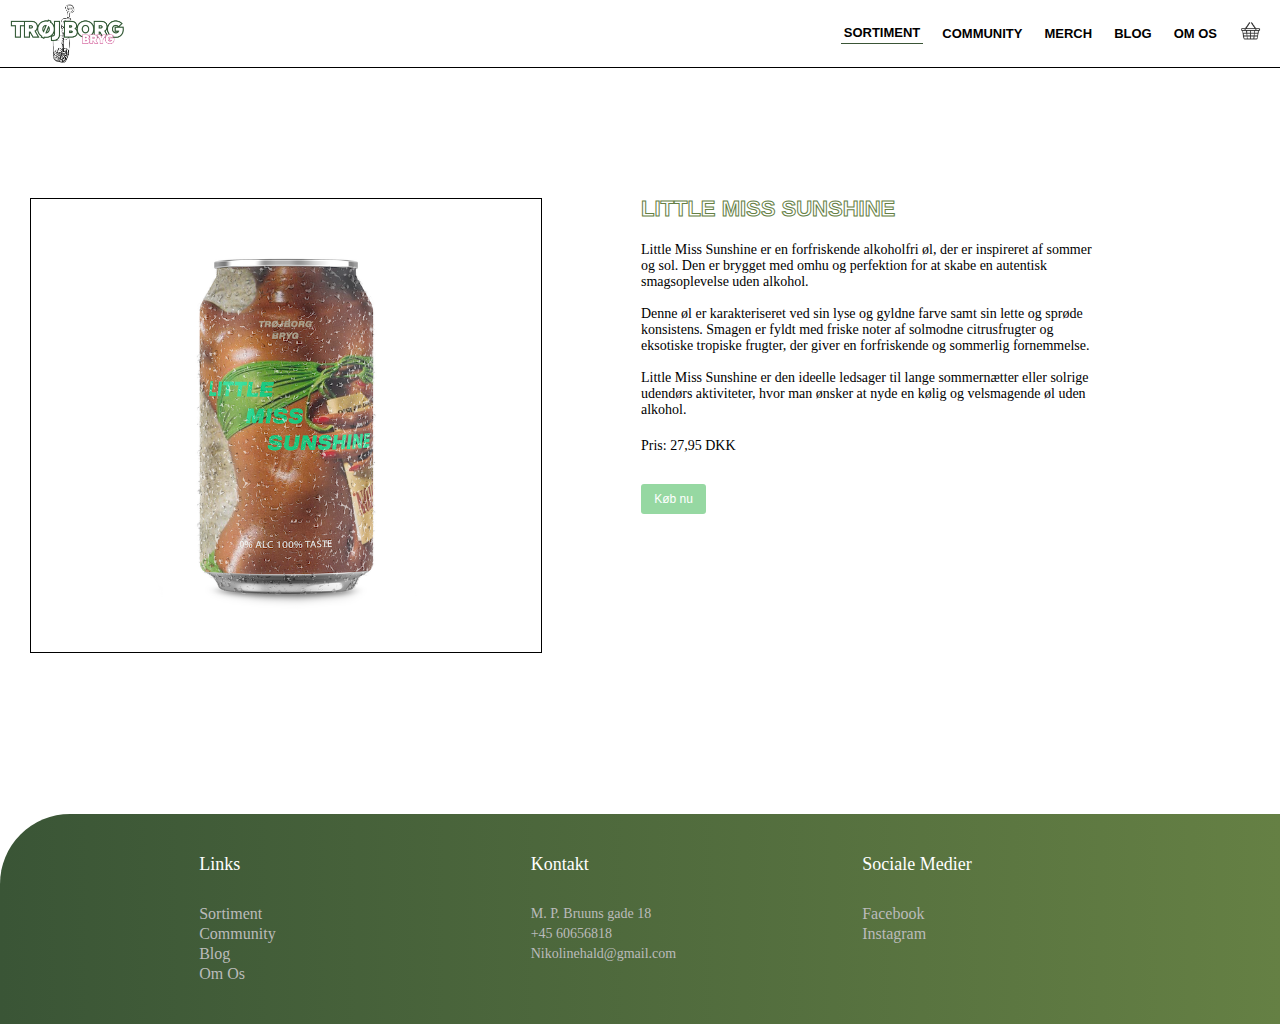
<file: eksamen/lms5.html>
<!DOCTYPE html>
<html lang="en">
  <head>
    <meta charset="UTF-8" />
    <meta name="viewport" content="width=device-width, initial-scale=1.0" />
    <meta
      name="description"
      content="Hyggelig oelbryggeri på troejborg i en baggaard"
    />
    <meta name="viewport" content="width=device-width, initial-scale=1.0" />
    <meta
      name="keywords"
      content="bryggeri, oel, troejborgbryg, tordenskjoldsgade, hyggeligt, sommer, arrangementer, aktiviteter, events, padel, unge, fællesskab, samvær, moderne, velkommende"
    />
    <link rel="stylesheet" href="styles.css" />
    <script src="./burger.js" defer></script>
    <title>Sortiment</title>
  </head>
  <body>
    <nav class="navigation">
      <a class="main_logo" href="index.html">
        <img class="logo_desktop" src="img/logo_desktop.png" alt="logo"
      /></a>
      <ul class="desktop_nav">
        <li>
          <div class="dropdown">
            <div class="active">
              <button class="dropbtn">SORTIMENT</button>
            </div>

            <div class="dropdown-content">
              <a href="sortiment.html">ALKOHOLFRI ØL</a>
              <a href="error.html">ØKOLOGISKE ØL</a>
              <a href="error.html">GAVEÆSKER</a>
            </div>
          </div>
        </li>
        <li>
          <div class="dropdown">
            <div class="hovereffect">
              <button class="dropbtn">COMMUNITY</button>
            </div>
            <div class="dropdown-content">
              <a href="events.html">PADEL OG ØL</a>
              <a href="error.html">ØLSMAGNING</a>
            </div>
          </div>
        </li>
        <li>
          <div class="dropdown">
            <div class="hovereffect">
              <button class="dropbtn">MERCH</button>
            </div>
            <div class="dropdown-content">
              <a href="error.html">SHOP</a>
            </div>
          </div>
        </li>
        <li>
          <div class="dropdown">
            <div class="hovereffect">
              <button class="dropbtn">BLOG</button>
            </div>
            <div class="dropdown-content">
              <a class="text_border" href="blog.html">DRIK MED OMTANKE</a>
            </div>
          </div>
        </li>
        <li class="om_os">
          <div class="dropdown">
            <div class="hovereffect">
              <button class="dropbtn">OM OS</button>
            </div>
            <div class="dropdown-content">
              <a href="omos.html">VORES HISTORIE</a>
              <a href="error.html">KONTAKT OS</a>
            </div>
          </div>
        </li>
        <div class="flex_ikoner">
          <li>
            <img class="kurv" src="img/kurv.png" alt="kurv" />
          </li>
        </div>
      </ul>
    </nav>
    <div class="header">
      <div class="container_header">
        <a href="index.html"
          ><img class="search_icon" src="img/search.png" alt="search"
        /></a>
        <a href="index.html"> <img class="logo" src="img/logo.png" alt="" /></a>
        <div class="mobil_nav">
          <button onclick="toggleBurgerMenu()" class="burger_icon">
            <svg
              xmlns="http://www.w3.org/2000/svg"
              class="icon icon-tabler icon-tabler-menu-2"
              width="40"
              height="40"
              viewBox="0 0 24 24"
              stroke-width="1.5"
              stroke="#000000"
              fill="none"
              stroke-linecap="round"
              stroke-linejoin="round"
            >
              <path stroke="none" d="M0 0h24v24H0z" fill="none" />
              <path d="M4 6l16 0" />
              <path d="M4 12l16 0" />
              <path d="M4 18l16 0" />
            </svg>
          </button>
          <div id="burger_menu" class="burger_menu">
            <div class="close_icon">
              <button onclick="toggleBurgerMenu()">
                <svg
                  xmlns="http://www.w3.org/2000/svg"
                  class="icon icon-tabler icon-tabler-x"
                  width="40"
                  height="40"
                  viewBox="0 0 24 24"
                  stroke-width="1.5"
                  stroke="#000000"
                  fill="none"
                  stroke-linecap="round"
                  stroke-linejoin="round"
                >
                  <path stroke="none" d="M0 0h24v24H0z" fill="none" />
                  <path d="M18 6l-12 12" />
                  <path d="M6 6l12 12" />
                </svg>
              </button>
            </div>
            <ul class="burger_nav">
              <li>
                <a href="sortiment.html" class="hovereffect">SORTIMENT</a>
              </li>
              <li><a href="events.html" class="hovereffect">COMMUNITY</a></li>
              <li><a href="error.html" class="hovereffect">MERCH</a></li>
              <li><a href="blog.html" class="hovereffect">BLOG</a></li>
              <li><a href="omos.html" class="hovereffect">OM OS</a></li>
            </ul>
          </div>
        </div>
      </div>
    </div>
    <hr class="solid" />
    <div class="flex_ølside">
      <img class="øl_køb" src="img/LITTLE_MISS_SUNSHINE.png" alt="øl" />
      <div class="ølside_text">
        <h1 class="lms_header font_head">LITTLE MISS SUNSHINE</h1>
        <p class="øl_p">
          Little Miss Sunshine er en forfriskende alkoholfri øl, der er
          inspireret af sommer og sol. Den er brygget med omhu og perfektion for
          at skabe en autentisk smagsoplevelse uden alkohol. <br />
          <br />Denne øl er karakteriseret ved sin lyse og gyldne farve samt sin
          lette og sprøde konsistens. Smagen er fyldt med friske noter af
          solmodne citrusfrugter og eksotiske tropiske frugter, der giver en
          forfriskende og sommerlig fornemmelse. <br />
          <br />Little Miss Sunshine er den ideelle ledsager til lange
          sommernætter eller solrige udendørs aktiviteter, hvor man ønsker at
          nyde en kølig og velsmagende øl uden alkohol.
        </p>
        <p class="øl_p">Pris: 27,95 DKK</p>
        <button class="lms_knap margin_knap">Køb nu</button>
      </div>
    </div>
    <footer class="footer">
      <div class="container">
        <div class="row">
          <div class="footer_col">
            <h4>links</h4>
            <ul>
              <li><a href="sortiment.html">Sortiment</a></li>
              <li><a href="events.html">Community</a></li>
              <li><a href="blog.html">Blog</a></li>
              <li><a href="omos.html">Om os</a></li>
            </ul>
          </div>
          <div class="footer_col">
            <h4 class="h4">Kontakt</h4>
            <ul class="kontakt_ul">
              <li>M. P. Bruuns gade 18</li>
              <li>+45 60656818</li>
              <li>Nikolinehald@gmail.com</li>
            </ul>
          </div>
          <div class="footer_col">
            <h4 class="h4">Sociale medier</h4>
            <ul>
              <li><a href="error.html">Facebook</a></li>
              <li><a href="error.html">Instagram</a></li>
            </ul>
          </div>
        </div>
      </div>
    </footer>
  </body>
</html>
</file>
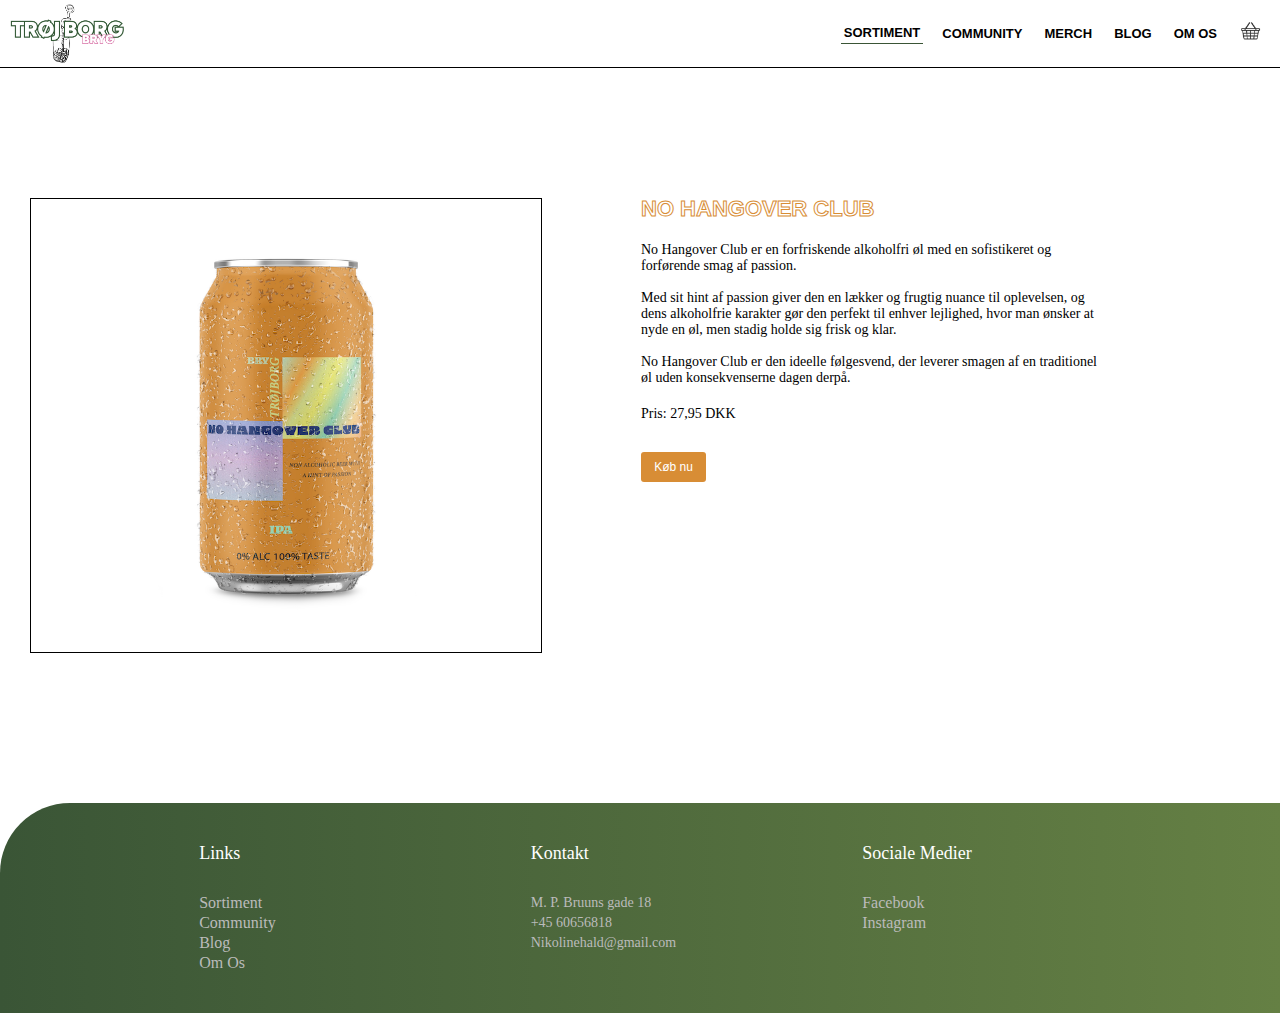
<file: eksamen/nhc1.html>
<!DOCTYPE html>
<html lang="en">
  <head>
    <meta charset="UTF-8" />
    <meta name="viewport" content="width=device-width, initial-scale=1.0" />
    <meta
      name="description"
      content="Hyggelig oelbryggeri på troejborg i en baggaard"
    />
    <meta name="viewport" content="width=device-width, initial-scale=1.0" />
    <meta
      name="keywords"
      content="bryggeri, oel, troejborgbryg, tordenskjoldsgade, hyggeligt, sommer, arrangementer, aktiviteter, events, padel, unge, fællesskab, samvær, moderne, velkommende"
    />
    <link rel="stylesheet" href="styles.css" />
    <script src="./burger.js" defer></script>
    <title>Sortiment</title>
  </head>
  <body>
    <nav class="navigation">
      <a class="main_logo" href="index.html">
        <img class="logo_desktop" src="img/logo_desktop.png" alt="logo"
      /></a>
      <ul class="desktop_nav">
        <li>
          <div class="dropdown">
            <div class="active">
              <button class="dropbtn">SORTIMENT</button>
            </div>

            <div class="dropdown-content">
              <a href="sortiment.html">ALKOHOLFRI ØL</a>
              <a href="error.html">ØKOLOGISKE ØL</a>
              <a href="error.html">GAVEÆSKER</a>
            </div>
          </div>
        </li>
        <li>
          <div class="dropdown">
            <div class="hovereffect">
              <button class="dropbtn">COMMUNITY</button>
            </div>
            <div class="dropdown-content">
              <a href="events.html">PADEL OG ØL</a>
              <a href="error.html">ØLSMAGNING</a>
            </div>
          </div>
        </li>
        <li>
          <div class="dropdown">
            <div class="hovereffect">
              <button class="dropbtn">MERCH</button>
            </div>
            <div class="dropdown-content">
              <a href="error.html">SHOP</a>
            </div>
          </div>
        </li>
        <li>
          <div class="dropdown">
            <div class="hovereffect">
              <button class="dropbtn">BLOG</button>
            </div>
            <div class="dropdown-content">
              <a class="text_border" href="blog.html">DRIK MED OMTANKE</a>
            </div>
          </div>
        </li>
        <li class="om_os">
          <div class="dropdown">
            <div class="hovereffect">
              <button class="dropbtn">OM OS</button>
            </div>
            <div class="dropdown-content">
              <a href="omos.html">VORES HISTORIE</a>
              <a href="error.html">KONTAKT OS</a>
            </div>
          </div>
        </li>
        <div class="flex_ikoner">
          <li>
            <img class="kurv" src="img/kurv.png" alt="kurv" />
          </li>
        </div>
      </ul>
    </nav>
    <div class="header">
      <div class="container_header">
        <a href="index.html"
          ><img class="search_icon" src="img/search.png" alt="search"
        /></a>
        <a href="index.html"> <img class="logo" src="img/logo.png" alt="" /></a>
        <div class="mobil_nav">
          <button onclick="toggleBurgerMenu()" class="burger_icon">
            <svg
              xmlns="http://www.w3.org/2000/svg"
              class="icon icon-tabler icon-tabler-menu-2"
              width="40"
              height="40"
              viewBox="0 0 24 24"
              stroke-width="1.5"
              stroke="#000000"
              fill="none"
              stroke-linecap="round"
              stroke-linejoin="round"
            >
              <path stroke="none" d="M0 0h24v24H0z" fill="none" />
              <path d="M4 6l16 0" />
              <path d="M4 12l16 0" />
              <path d="M4 18l16 0" />
            </svg>
          </button>
          <div id="burger_menu" class="burger_menu">
            <div class="close_icon">
              <button onclick="toggleBurgerMenu()">
                <svg
                  xmlns="http://www.w3.org/2000/svg"
                  class="icon icon-tabler icon-tabler-x"
                  width="40"
                  height="40"
                  viewBox="0 0 24 24"
                  stroke-width="1.5"
                  stroke="#000000"
                  fill="none"
                  stroke-linecap="round"
                  stroke-linejoin="round"
                >
                  <path stroke="none" d="M0 0h24v24H0z" fill="none" />
                  <path d="M18 6l-12 12" />
                  <path d="M6 6l12 12" />
                </svg>
              </button>
            </div>
            <ul class="burger_nav">
              <li>
                <a href="sortiment.html" class="hovereffect">SORTIMENT</a>
              </li>
              <li><a href="events.html" class="hovereffect">COMMUNITY</a></li>
              <li><a href="error.html" class="hovereffect">MERCH</a></li>
              <li><a href="blog.html" class="hovereffect">BLOG</a></li>
              <li><a href="omos.html" class="hovereffect">OM OS</a></li>
            </ul>
          </div>
        </div>
      </div>
    </div>
    <hr class="solid" />
    <div class="flex_ølside">
      <img class="øl_køb" src="img/no_hangoverclub.png" alt="øl" />
      <div class="ølside_text">
        <h1 class="øl_header font_head">NO HANGOVER CLUB</h1>
        <p class="øl_p">
          No Hangover Club er en forfriskende alkoholfri øl med en sofistikeret
          og forførende smag af passion. <br />
          <br />
          Med sit hint af passion giver den en lækker og frugtig nuance til
          oplevelsen, og dens alkoholfrie karakter gør den perfekt til enhver
          lejlighed, hvor man ønsker at nyde en øl, men stadig holde sig frisk
          og klar. <br />
          <br />
          No Hangover Club er den ideelle følgesvend, der leverer smagen af en
          traditionel øl uden konsekvenserne dagen derpå.
        </p>
        <p class="øl_p">Pris: 27,95 DKK</p>
        <button class="køb_knap margin_knap">Køb nu</button>
      </div>
    </div>
    <footer class="footer">
      <div class="container">
        <div class="row">
          <div class="footer_col">
            <h4>links</h4>
            <ul>
              <li><a href="sortiment.html">Sortiment</a></li>
              <li><a href="events.html">Community</a></li>
              <li><a href="blog.html">Blog</a></li>
              <li><a href="omos.html">Om os</a></li>
            </ul>
          </div>
          <div class="footer_col">
            <h4 class="h4">Kontakt</h4>
            <ul class="kontakt_ul">
              <li>M. P. Bruuns gade 18</li>
              <li>+45 60656818</li>
              <li>Nikolinehald@gmail.com</li>
            </ul>
          </div>
          <div class="footer_col">
            <h4 class="h4">Sociale medier</h4>
            <ul>
              <li><a href="error.html">Facebook</a></li>
              <li><a href="error.html">Instagram</a></li>
            </ul>
          </div>
        </div>
      </div>
    </footer>
  </body>
</html>
</file>
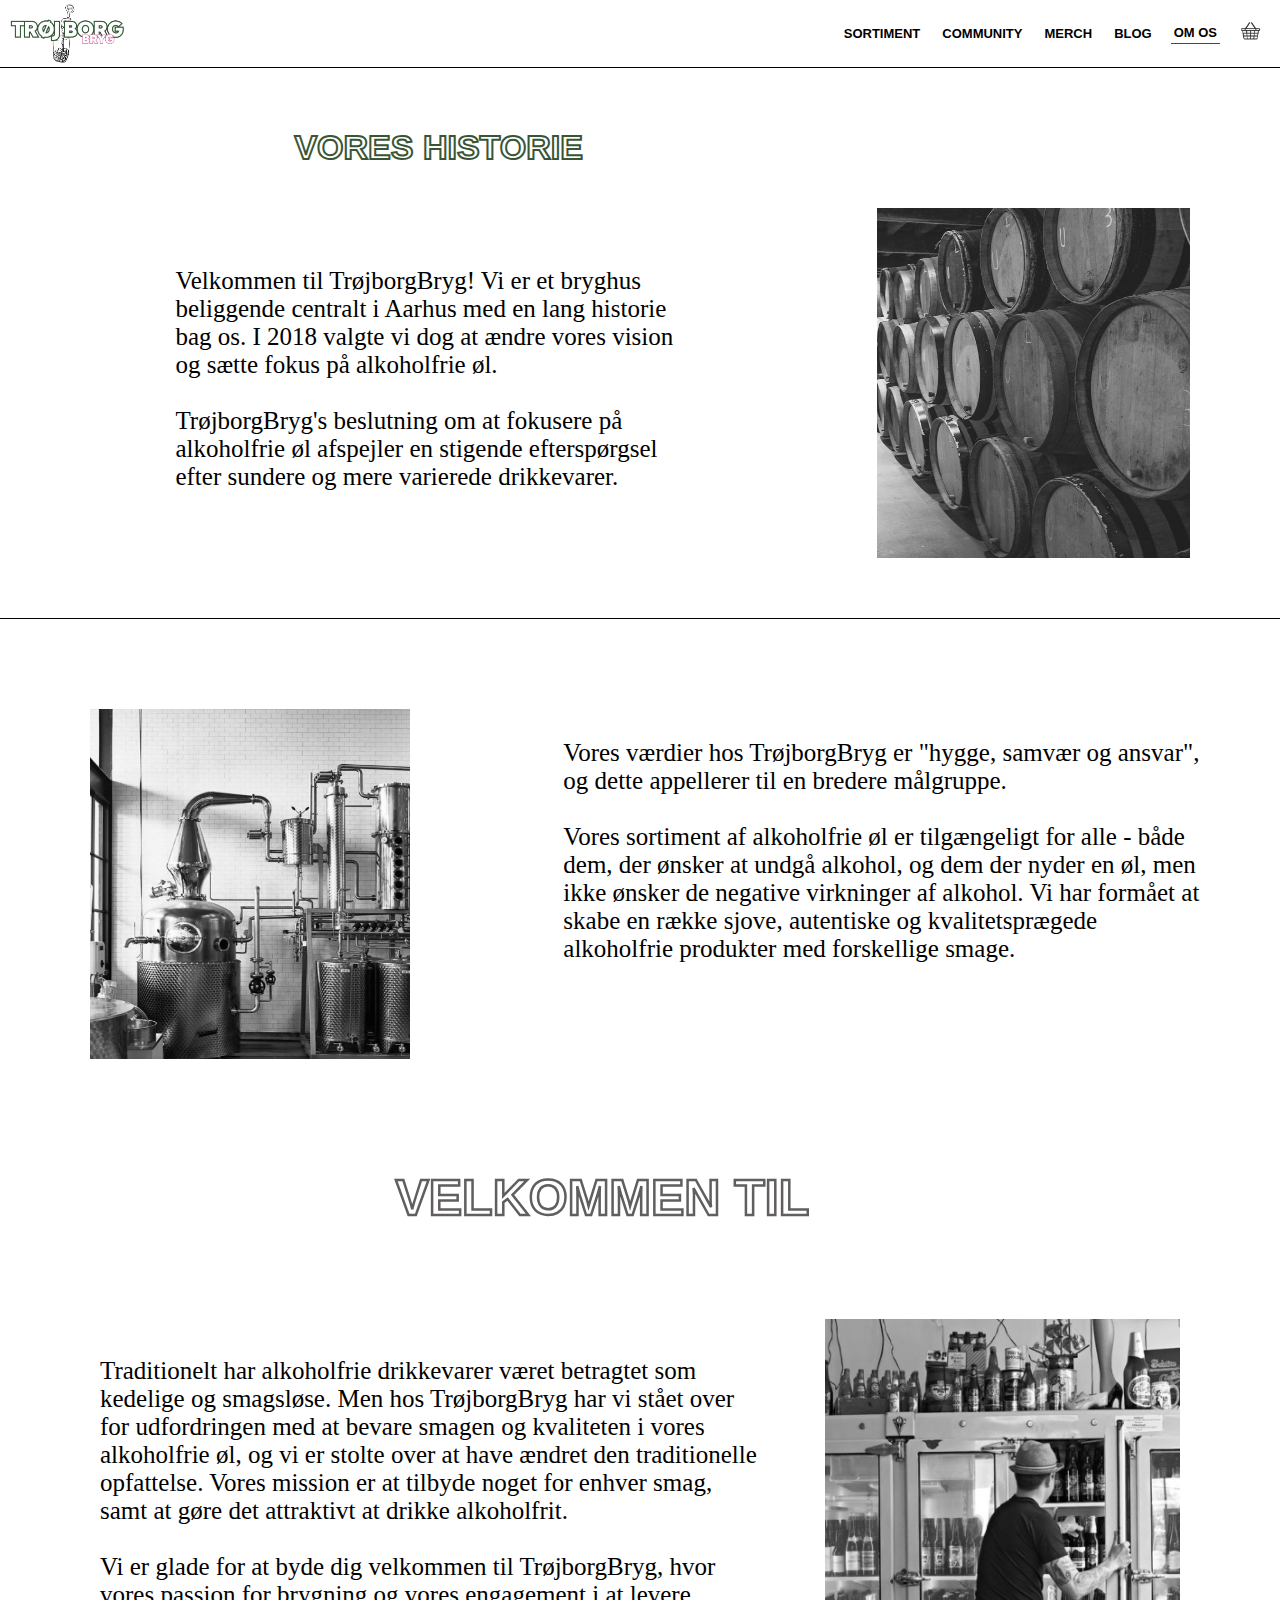
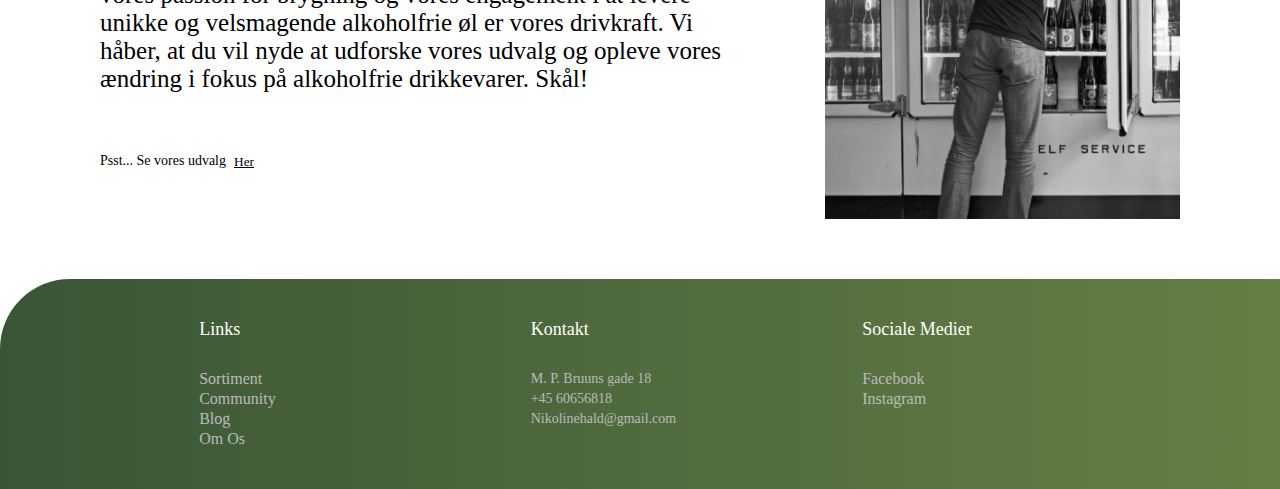
<file: eksamen/omos.html>
<!DOCTYPE html>
<html lang="en">
  <head>
    <meta charset="UTF-8" />
    <meta name="viewport" content="width=device-width, initial-scale=1.0" />
    <meta
      name="description"
      content="Hyggelig oelbryggeri på troejborg i en baggaard"
    />
    <meta name="viewport" content="width=device-width, initial-scale=1.0" />
    <meta
      name="keywords"
      content="bryggeri, oel, troejborgbryg, tordenskjoldsgade, hyggeligt, sommer, arrangementer, aktiviteter, events, padel, unge, fællesskab, samvær, moderne, velkommende"
    />
    <link rel="stylesheet" href="styles.css" />
    <script src="./burger.js" defer></script>
    <title>Om os</title>
  </head>
  <body>
    <nav class="navigation">
      <a class="main_logo" href="index.html">
        <img class="logo_desktop" src="img/logo_desktop.png" alt="logo"
      /></a>
      <ul class="desktop_nav">
        <li>
          <div class="dropdown">
            <div class="hovereffect">
              <button class="dropbtn">SORTIMENT</button>
            </div>

            <div class="dropdown-content">
              <a href="sortiment.html">ALKOHOLFRI ØL</a>
              <a href="error.html">ØKOLOGISKE ØL</a>
              <a href="error.html">GAVEÆSKER</a>
            </div>
          </div>
        </li>
        <li>
          <div class="dropdown">
            <div class="hovereffect">
              <button class="dropbtn">COMMUNITY</button>
            </div>
            <div class="dropdown-content">
              <a href="events.html">PADEL OG ØL</a>
              <a href="error.html">ØLSMAGNING</a>
            </div>
          </div>
        </li>
        <li>
          <div class="dropdown">
            <div class="hovereffect">
              <button class="dropbtn">MERCH</button>
            </div>
            <div class="dropdown-content">
              <a href="error.html">SHOP</a>
            </div>
          </div>
        </li>
        <li>
          <div class="dropdown">
            <div class="hovereffect">
              <button class="dropbtn">BLOG</button>
            </div>
            <div class="dropdown-content">
              <a class="text_border" href="blog.html">DRIK MED OMTANKE</a>
            </div>
          </div>
        </li>
        <li class="om_os">
          <div class="dropdown">
            <div class="active">
              <button class="dropbtn">OM OS</button>
            </div>
            <div class="dropdown-content">
              <a href="omos.html">VORES HISTORIE</a>
              <a href="error.html">KONTAKT OS</a>
            </div>
          </div>
        </li>
        <div class="flex_ikoner">
          <li>
            <img class="kurv" src="img/kurv.png" alt="kurv" />
          </li>
        </div>
      </ul>
    </nav>
    <div class="header">
      <div class="container_header">
        <a href="index.html"
          ><img class="search_icon" src="img/search.png" alt="search"
        /></a>
        <a href="index.html"> <img class="logo" src="img/logo.png" alt="" /></a>
        <div class="mobil_nav">
          <button onclick="toggleBurgerMenu()" class="burger_icon">
            <svg
              xmlns="http://www.w3.org/2000/svg"
              class="icon icon-tabler icon-tabler-menu-2"
              width="40"
              height="40"
              viewBox="0 0 24 24"
              stroke-width="1.5"
              stroke="#000000"
              fill="none"
              stroke-linecap="round"
              stroke-linejoin="round"
            >
              <path stroke="none" d="M0 0h24v24H0z" fill="none" />
              <path d="M4 6l16 0" />
              <path d="M4 12l16 0" />
              <path d="M4 18l16 0" />
            </svg>
          </button>
          <div id="burger_menu" class="burger_menu">
            <div class="close_icon">
              <button onclick="toggleBurgerMenu()">
                <svg
                  xmlns="http://www.w3.org/2000/svg"
                  class="icon icon-tabler icon-tabler-x"
                  width="40"
                  height="40"
                  viewBox="0 0 24 24"
                  stroke-width="1.5"
                  stroke="#000000"
                  fill="none"
                  stroke-linecap="round"
                  stroke-linejoin="round"
                >
                  <path stroke="none" d="M0 0h24v24H0z" fill="none" />
                  <path d="M18 6l-12 12" />
                  <path d="M6 6l12 12" />
                </svg>
              </button>
            </div>
            <ul class="burger_nav">
              <li>
                <a href="sortiment.html" class="hovereffect">SORTIMENT</a>
              </li>
              <li><a href="events.html" class="hovereffect">COMMUNITY</a></li>
              <li><a href="error.html" class="hovereffect">MERCH</a></li>
              <li><a href="blog.html" class="hovereffect">BLOG</a></li>
              <li><a href="omos.html" class="hovereffect">OM OS</a></li>
            </ul>
          </div>
        </div>
      </div>
    </div>
    <hr class="solid" />
    <div class="flex_omos">
      <div>
        <h1 class="historie_header">VORES HISTORIE</h1>
        <p class="historie_p">
          Velkommen til TrøjborgBryg! Vi er et bryghus beliggende centralt i
          Aarhus med en lang historie bag os. I 2018 valgte vi dog at ændre
          vores vision og sætte fokus på alkoholfrie øl. <br />
          <br />TrøjborgBryg's beslutning om at fokusere på alkoholfrie øl
          afspejler en stigende efterspørgsel efter sundere og mere varierede
          drikkevarer.
        </p>
      </div>
      <img class="beer_img" src="img/øltønder.jpg" alt="øl" />
    </div>
    <hr class="solid solid_os" />
    <div class="værdier_container">
      <p class="værdier_p">
        Vores værdier hos TrøjborgBryg er "hygge, samvær og ansvar", og dette
        appellerer til en bredere målgruppe. <br />
        <br />Vores sortiment af alkoholfrie øl er tilgængeligt for alle - både
        dem, der ønsker at undgå alkohol, og dem der nyder en øl, men ikke
        ønsker de negative virkninger af alkohol. Vi har formået at skabe en
        række sjove, autentiske og kvalitetsprægede alkoholfrie produkter med
        forskellige smage.
      </p>
      <img class="bryg_img" src="img/bryg.png" alt="bryg" />
    </div>

    <div class="velkommen_container">
      <div>
        <h2 class="velkommen_header">VELKOMMEN TIL</h2>
        <p class="velkommen_text">
          Traditionelt har alkoholfrie drikkevarer været betragtet som kedelige
          og smagsløse. Men hos TrøjborgBryg har vi stået over for udfordringen
          med at bevare smagen og kvaliteten i vores alkoholfrie øl, og vi er
          stolte over at have ændret den traditionelle opfattelse. Vores mission
          er at tilbyde noget for enhver smag, samt at gøre det attraktivt at
          drikke alkoholfrit.
          <br />
          <br />
          Vi er glade for at byde dig velkommen til TrøjborgBryg, hvor vores
          passion for brygning og vores engagement i at levere unikke og
          velsmagende alkoholfrie øl er vores drivkraft. Vi håber, at du vil
          nyde at udforske vores udvalg og opleve vores ændring i fokus på
          alkoholfrie drikkevarer. Skål!
        </p>
        <div class="knap_container">
          <p class="udvalg_text">Psst... Se vores udvalg</p>
          <a href="sortiment.html"><button class="knap_udvalg">Her</button></a>
        </div>
      </div>

      <img class="brygmand_img" src="img/bryg_mand.png" alt="mand" />
    </div>

    <footer class="footer">
      <div class="container">
        <div class="row">
          <div class="footer_col">
            <h4>links</h4>
            <ul>
              <li><a href="sortiment.html">Sortiment</a></li>
              <li><a href="events.html">Community</a></li>
              <li><a href="blog.html">Blog</a></li>
              <li><a href="omos.html">Om os</a></li>
            </ul>
          </div>
          <div class="footer_col">
            <h4 class="h4">Kontakt</h4>
            <ul class="kontakt_ul">
              <li>M. P. Bruuns gade 18</li>
              <li>+45 60656818</li>
              <li>Nikolinehald@gmail.com</li>
            </ul>
          </div>
          <div class="footer_col">
            <h4 class="h4">Sociale medier</h4>
            <ul>
              <li><a href="error.html">Facebook</a></li>
              <li><a href="error.html">Instagram</a></li>
            </ul>
          </div>
        </div>
      </div>
    </footer>
  </body>
</html>
</file>
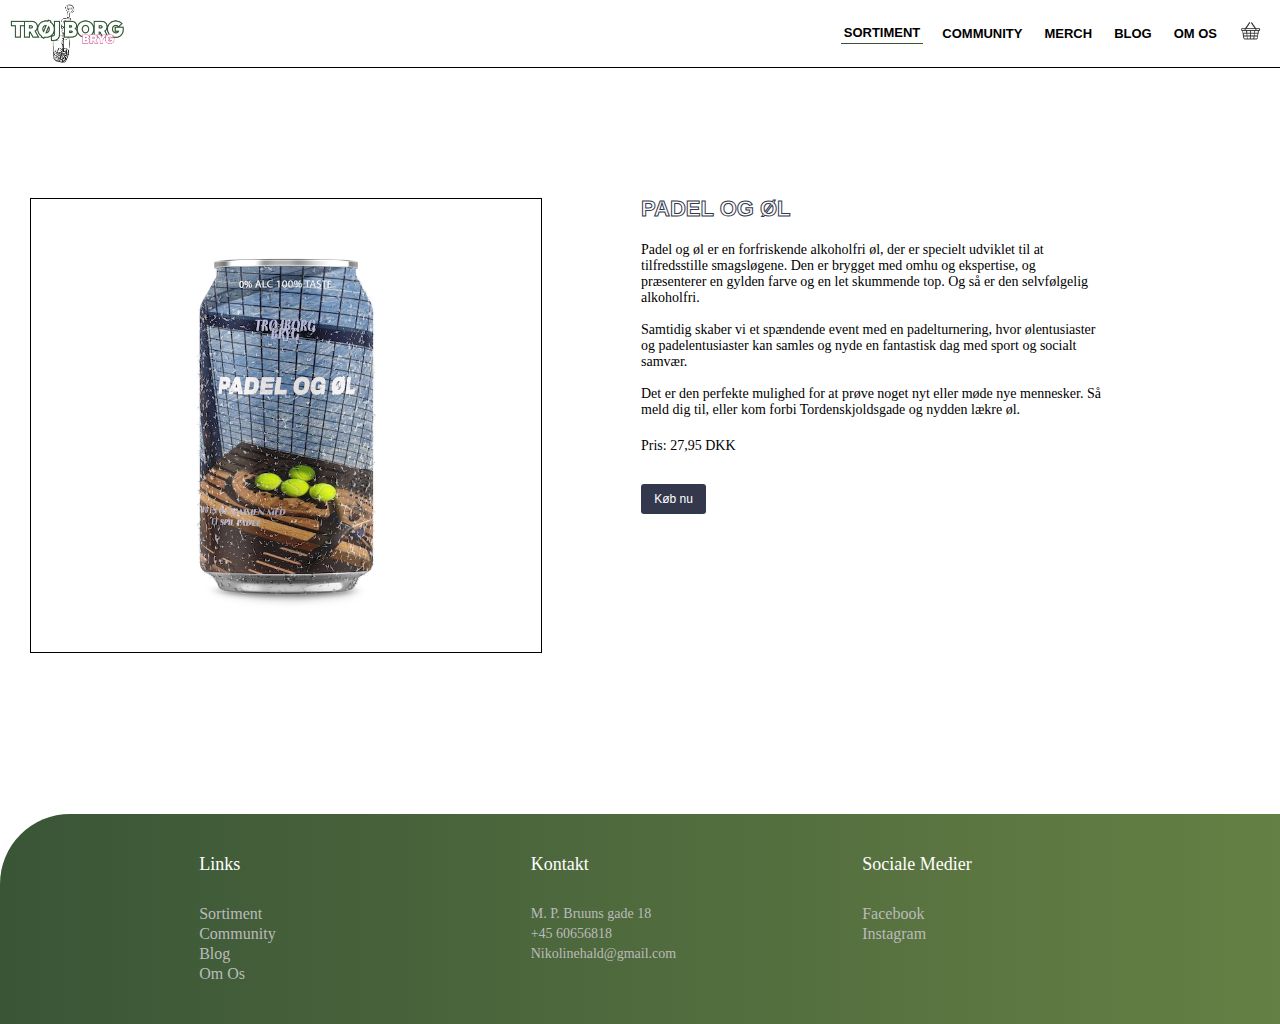
<file: eksamen/padel2.html>
<!DOCTYPE html>
<html lang="en">
  <head>
    <meta charset="UTF-8" />
    <meta name="viewport" content="width=device-width, initial-scale=1.0" />
    <meta
      name="description"
      content="Hyggelig oelbryggeri på troejborg i en baggaard"
    />
    <meta name="viewport" content="width=device-width, initial-scale=1.0" />
    <meta
      name="keywords"
      content="bryggeri, oel, troejborgbryg, tordenskjoldsgade, hyggeligt, sommer, arrangementer, aktiviteter, events, padel, unge, fællesskab, samvær, moderne, velkommende"
    />
    <link rel="stylesheet" href="styles.css" />
    <script src="./burger.js" defer></script>
    <title>Sortiment</title>
  </head>
  <body>
    <nav class="navigation">
      <a class="main_logo" href="index.html">
        <img class="logo_desktop" src="img/logo_desktop.png" alt="logo"
      /></a>
      <ul class="desktop_nav">
        <li>
          <div class="dropdown">
            <div class="active">
              <button class="dropbtn">SORTIMENT</button>
            </div>

            <div class="dropdown-content">
              <a href="sortiment.html">ALKOHOLFRI ØL</a>
              <a href="error.html">ØKOLOGISKE ØL</a>
              <a href="error.html">GAVEÆSKER</a>
            </div>
          </div>
        </li>
        <li>
          <div class="dropdown">
            <div class="hovereffect">
              <button class="dropbtn">COMMUNITY</button>
            </div>
            <div class="dropdown-content">
              <a href="events.html">PADEL OG ØL</a>
              <a href="error.html">ØLSMAGNING</a>
            </div>
          </div>
        </li>
        <li>
          <div class="dropdown">
            <div class="hovereffect">
              <button class="dropbtn">MERCH</button>
            </div>
            <div class="dropdown-content">
              <a href="error.html">SHOP</a>
            </div>
          </div>
        </li>
        <li>
          <div class="dropdown">
            <div class="hovereffect">
              <button class="dropbtn">BLOG</button>
            </div>
            <div class="dropdown-content">
              <a class="text_border" href="blog.html">DRIK MED OMTANKE</a>
            </div>
          </div>
        </li>
        <li class="om_os">
          <div class="dropdown">
            <div class="hovereffect">
              <button class="dropbtn">OM OS</button>
            </div>
            <div class="dropdown-content">
              <a href="omos.html">VORES HISTORIE</a>
              <a href="error.html">KONTAKT OS</a>
            </div>
          </div>
        </li>
        <div class="flex_ikoner">
          <li>
            <img class="kurv" src="img/kurv.png" alt="kurv" />
          </li>
        </div>
      </ul>
    </nav>
    <div class="header">
      <div class="container_header">
        <a href="index.html"
          ><img class="search_icon" src="img/search.png" alt="search"
        /></a>
        <a href="index.html"> <img class="logo" src="img/logo.png" alt="" /></a>
        <div class="mobil_nav">
          <button onclick="toggleBurgerMenu()" class="burger_icon">
            <svg
              xmlns="http://www.w3.org/2000/svg"
              class="icon icon-tabler icon-tabler-menu-2"
              width="40"
              height="40"
              viewBox="0 0 24 24"
              stroke-width="1.5"
              stroke="#000000"
              fill="none"
              stroke-linecap="round"
              stroke-linejoin="round"
            >
              <path stroke="none" d="M0 0h24v24H0z" fill="none" />
              <path d="M4 6l16 0" />
              <path d="M4 12l16 0" />
              <path d="M4 18l16 0" />
            </svg>
          </button>
          <div id="burger_menu" class="burger_menu">
            <div class="close_icon">
              <button onclick="toggleBurgerMenu()">
                <svg
                  xmlns="http://www.w3.org/2000/svg"
                  class="icon icon-tabler icon-tabler-x"
                  width="40"
                  height="40"
                  viewBox="0 0 24 24"
                  stroke-width="1.5"
                  stroke="#000000"
                  fill="none"
                  stroke-linecap="round"
                  stroke-linejoin="round"
                >
                  <path stroke="none" d="M0 0h24v24H0z" fill="none" />
                  <path d="M18 6l-12 12" />
                  <path d="M6 6l12 12" />
                </svg>
              </button>
            </div>
            <ul class="burger_nav">
              <li>
                <a href="sortiment.html" class="hovereffect">SORTIMENT</a>
              </li>
              <li><a href="events.html" class="hovereffect">COMMUNITY</a></li>
              <li><a href="error.html" class="hovereffect">MERCH</a></li>
              <li><a href="blog.html" class="hovereffect">BLOG</a></li>
              <li><a href="omos.html" class="hovereffect">OM OS</a></li>
            </ul>
          </div>
        </div>
      </div>
    </div>
    <hr class="solid" />
    <div class="flex_ølside">
      <img class="øl_køb" src="img/padel_sidste.png" alt="øl" />
      <div class="ølside_text">
        <h1 class="padel_øl_head font_head">PADEL OG ØL</h1>
        <p class="øl_p">
          Padel og øl er en forfriskende alkoholfri øl, der er specielt udviklet
          til at tilfredsstille smagsløgene. Den er brygget med omhu og
          ekspertise, og præsenterer en gylden farve og en let skummende top. Og
          så er den selvfølgelig alkoholfri. <br />
          <br />
          Samtidig skaber vi et spændende event med en padelturnering, hvor
          ølentusiaster og padelentusiaster kan samles og nyde en fantastisk dag
          med sport og socialt samvær. <br />
          <br />
          Det er den perfekte mulighed for at prøve noget nyt eller møde nye
          mennesker. Så meld dig til, eller kom forbi Tordenskjoldsgade og
          nydden lækre øl.
        </p>
        <p class="øl_p">Pris: 27,95 DKK</p>
        <button class="padel_øl_knap margin_knap">Køb nu</button>
      </div>
    </div>
    <footer class="footer">
      <div class="container">
        <div class="row">
          <div class="footer_col">
            <h4>links</h4>
            <ul>
              <li><a href="sortiment.html">Sortiment</a></li>
              <li><a href="events.html">Community</a></li>
              <li><a href="blog.html">Blog</a></li>
              <li><a href="omos.html">Om os</a></li>
            </ul>
          </div>
          <div class="footer_col">
            <h4 class="h4">Kontakt</h4>
            <ul class="kontakt_ul">
              <li>M. P. Bruuns gade 18</li>
              <li>+45 60656818</li>
              <li>Nikolinehald@gmail.com</li>
            </ul>
          </div>
          <div class="footer_col">
            <h4 class="h4">Sociale medier</h4>
            <ul>
              <li><a href="error.html">Facebook</a></li>
              <li><a href="error.html">Instagram</a></li>
            </ul>
          </div>
        </div>
      </div>
    </footer>
  </body>
</html>
</file>
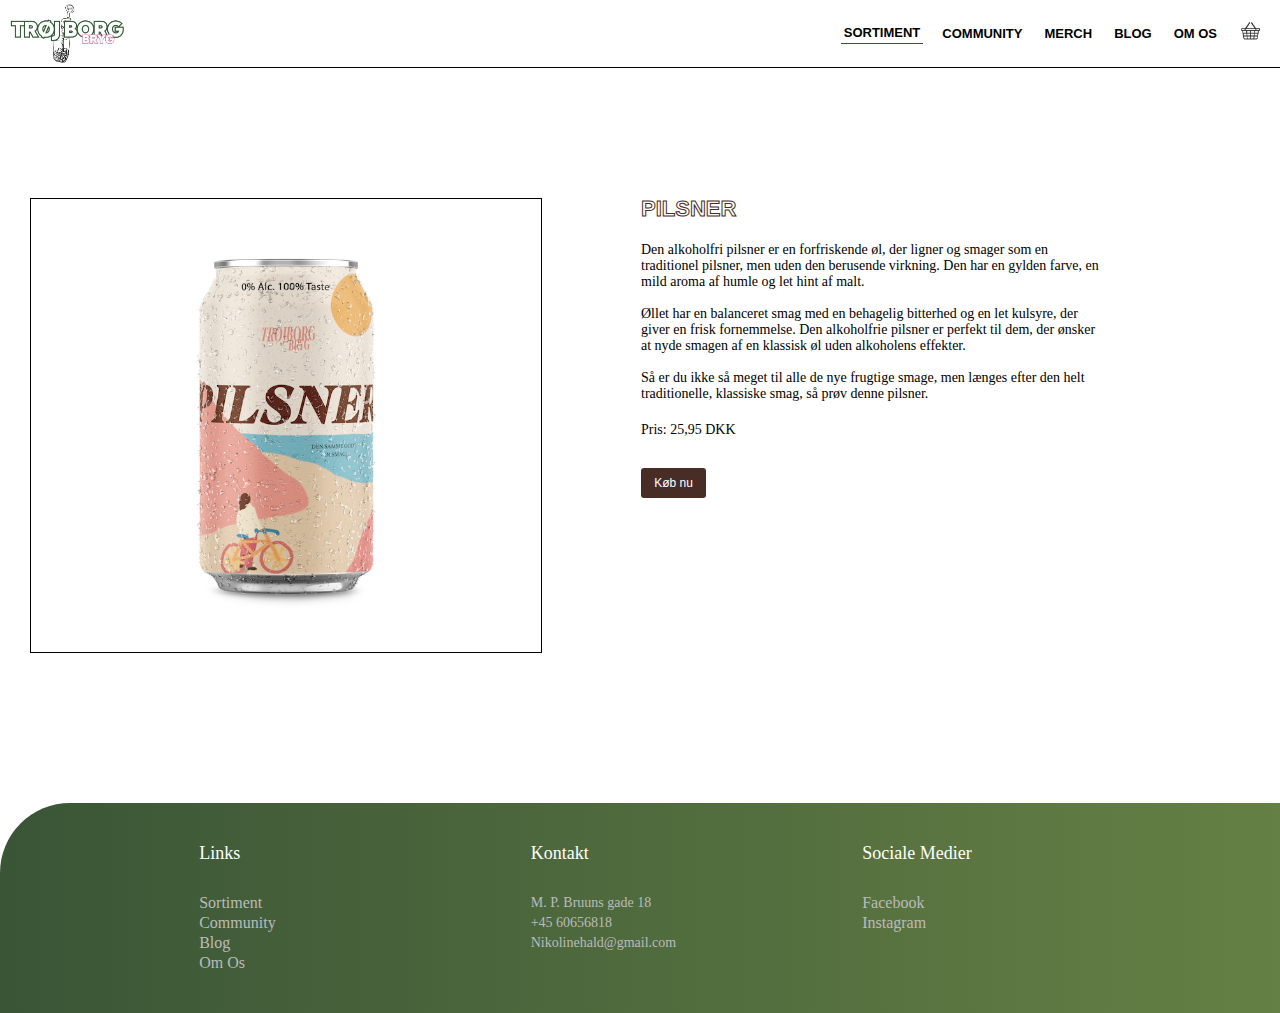
<file: eksamen/pilsner4.html>
<!DOCTYPE html>
<html lang="en">
  <head>
    <meta charset="UTF-8" />
    <meta name="viewport" content="width=device-width, initial-scale=1.0" />
    <meta
      name="description"
      content="Hyggelig oelbryggeri på troejborg i en baggaard"
    />
    <meta name="viewport" content="width=device-width, initial-scale=1.0" />
    <meta
      name="keywords"
      content="bryggeri, oel, troejborgbryg, tordenskjoldsgade, hyggeligt, sommer, arrangementer, aktiviteter, events, padel, unge, fællesskab, samvær, moderne, velkommende"
    />
    <link rel="stylesheet" href="styles.css" />
    <script src="./burger.js" defer></script>
    <title>Sortiment</title>
  </head>
  <body>
    <nav class="navigation">
      <a class="main_logo" href="index.html">
        <img class="logo_desktop" src="img/logo_desktop.png" alt="logo"
      /></a>
      <ul class="desktop_nav">
        <li>
          <div class="dropdown">
            <div class="active">
              <button class="dropbtn">SORTIMENT</button>
            </div>

            <div class="dropdown-content">
              <a href="sortiment.html">ALKOHOLFRI ØL</a>
              <a href="error.html">ØKOLOGISKE ØL</a>
              <a href="error.html">GAVEÆSKER</a>
            </div>
          </div>
        </li>
        <li>
          <div class="dropdown">
            <div class="hovereffect">
              <button class="dropbtn">COMMUNITY</button>
            </div>
            <div class="dropdown-content">
              <a href="events.html">PADEL OG ØL</a>
              <a href="error.html">ØLSMAGNING</a>
            </div>
          </div>
        </li>
        <li>
          <div class="dropdown">
            <div class="hovereffect">
              <button class="dropbtn">MERCH</button>
            </div>
            <div class="dropdown-content">
              <a href="error.html">SHOP</a>
            </div>
          </div>
        </li>
        <li>
          <div class="dropdown">
            <div class="hovereffect">
              <button class="dropbtn">BLOG</button>
            </div>
            <div class="dropdown-content">
              <a class="text_border" href="blog.html">DRIK MED OMTANKE</a>
            </div>
          </div>
        </li>
        <li class="om_os">
          <div class="dropdown">
            <div class="hovereffect">
              <button class="dropbtn">OM OS</button>
            </div>
            <div class="dropdown-content">
              <a href="omos.html">VORES HISTORIE</a>
              <a href="error.html">KONTAKT OS</a>
            </div>
          </div>
        </li>
        <div class="flex_ikoner">
          <li>
            <img class="kurv" src="img/kurv.png" alt="kurv" />
          </li>
        </div>
      </ul>
    </nav>
    <div class="header">
      <div class="container_header">
        <a href="index.html"
          ><img class="search_icon" src="img/search.png" alt="search"
        /></a>
        <a href="index.html"> <img class="logo" src="img/logo.png" alt="" /></a>
        <div class="mobil_nav">
          <button onclick="toggleBurgerMenu()" class="burger_icon">
            <svg
              xmlns="http://www.w3.org/2000/svg"
              class="icon icon-tabler icon-tabler-menu-2"
              width="40"
              height="40"
              viewBox="0 0 24 24"
              stroke-width="1.5"
              stroke="#000000"
              fill="none"
              stroke-linecap="round"
              stroke-linejoin="round"
            >
              <path stroke="none" d="M0 0h24v24H0z" fill="none" />
              <path d="M4 6l16 0" />
              <path d="M4 12l16 0" />
              <path d="M4 18l16 0" />
            </svg>
          </button>
          <div id="burger_menu" class="burger_menu">
            <div class="close_icon">
              <button onclick="toggleBurgerMenu()">
                <svg
                  xmlns="http://www.w3.org/2000/svg"
                  class="icon icon-tabler icon-tabler-x"
                  width="40"
                  height="40"
                  viewBox="0 0 24 24"
                  stroke-width="1.5"
                  stroke="#000000"
                  fill="none"
                  stroke-linecap="round"
                  stroke-linejoin="round"
                >
                  <path stroke="none" d="M0 0h24v24H0z" fill="none" />
                  <path d="M18 6l-12 12" />
                  <path d="M6 6l12 12" />
                </svg>
              </button>
            </div>
            <ul class="burger_nav">
              <li>
                <a href="sortiment.html" class="hovereffect">SORTIMENT</a>
              </li>
              <li><a href="events.html" class="hovereffect">COMMUNITY</a></li>
              <li><a href="error.html" class="hovereffect">MERCH</a></li>
              <li><a href="blog.html" class="hovereffect">BLOG</a></li>
              <li><a href="omos.html" class="hovereffect">OM OS</a></li>
            </ul>
          </div>
        </div>
      </div>
    </div>
    <hr class="solid" />
    <div class="flex_ølside">
      <img class="øl_køb" src="img/Pilsner.png" alt="øl" />
      <div class="ølside_text">
        <h1 class="pilsner_header font_head">PILSNER</h1>
        <p class="øl_p">
          Den alkoholfri pilsner er en forfriskende øl, der ligner og smager som
          en traditionel pilsner, men uden den berusende virkning. Den har en
          gylden farve, en mild aroma af humle og let hint af malt. <br />
          <br />Øllet har en balanceret smag med en behagelig bitterhed og en
          let kulsyre, der giver en frisk fornemmelse. Den alkoholfrie pilsner
          er perfekt til dem, der ønsker at nyde smagen af en klassisk øl uden
          alkoholens effekter. <br />
          <br />
          Så er du ikke så meget til alle de nye frugtige smage, men længes
          efter den helt traditionelle, klassiske smag, så prøv denne pilsner.
        </p>
        <p class="øl_p">Pris: 25,95 DKK</p>
        <button class="pilsner_knap margin_knap">Køb nu</button>
      </div>
    </div>
    <footer class="footer">
      <div class="container">
        <div class="row">
          <div class="footer_col">
            <h4>links</h4>
            <ul>
              <li><a href="sortiment.html">Sortiment</a></li>
              <li><a href="events.html">Community</a></li>
              <li><a href="blog.html">Blog</a></li>
              <li><a href="omos.html">Om os</a></li>
            </ul>
          </div>
          <div class="footer_col">
            <h4 class="h4">Kontakt</h4>
            <ul class="kontakt_ul">
              <li>M. P. Bruuns gade 18</li>
              <li>+45 60656818</li>
              <li>Nikolinehald@gmail.com</li>
            </ul>
          </div>
          <div class="footer_col">
            <h4 class="h4">Sociale medier</h4>
            <ul>
              <li><a href="error.html">Facebook</a></li>
              <li><a href="error.html">Instagram</a></li>
            </ul>
          </div>
        </div>
      </div>
    </footer>
  </body>
</html>
</file>
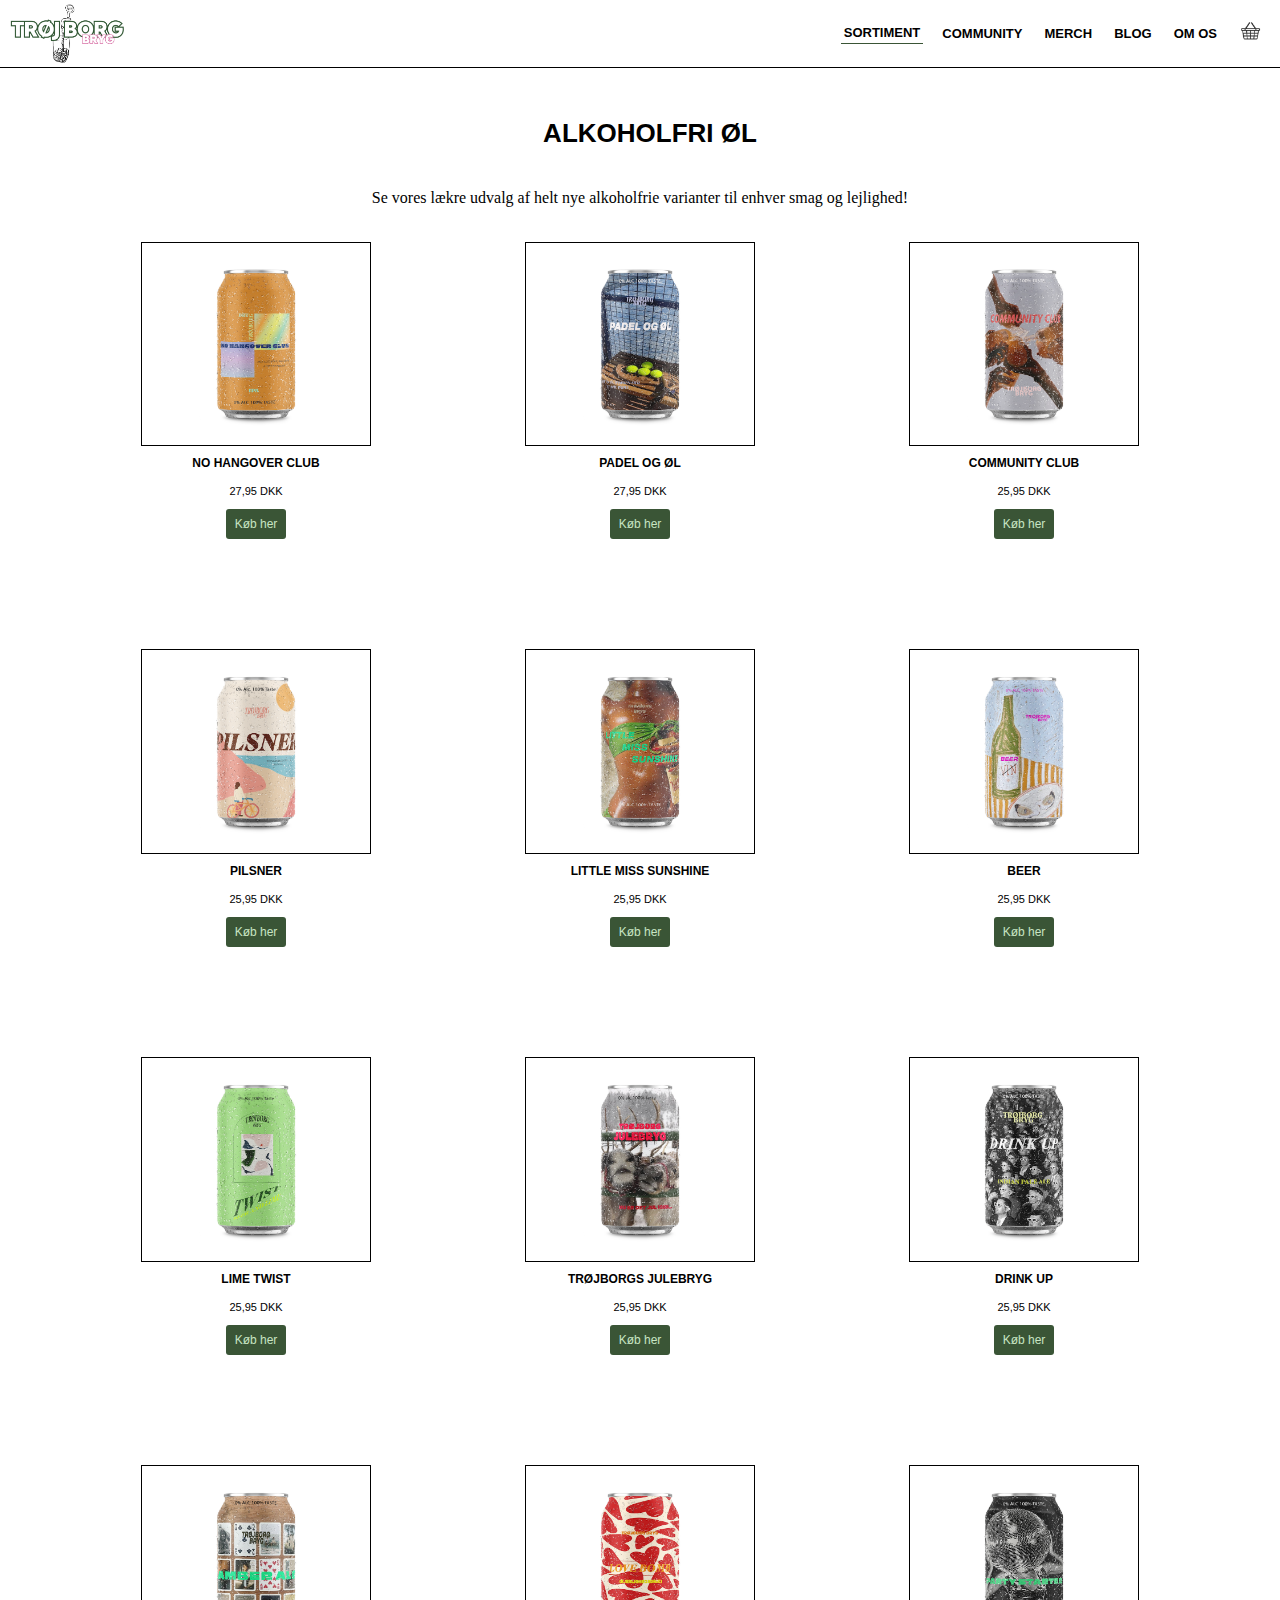
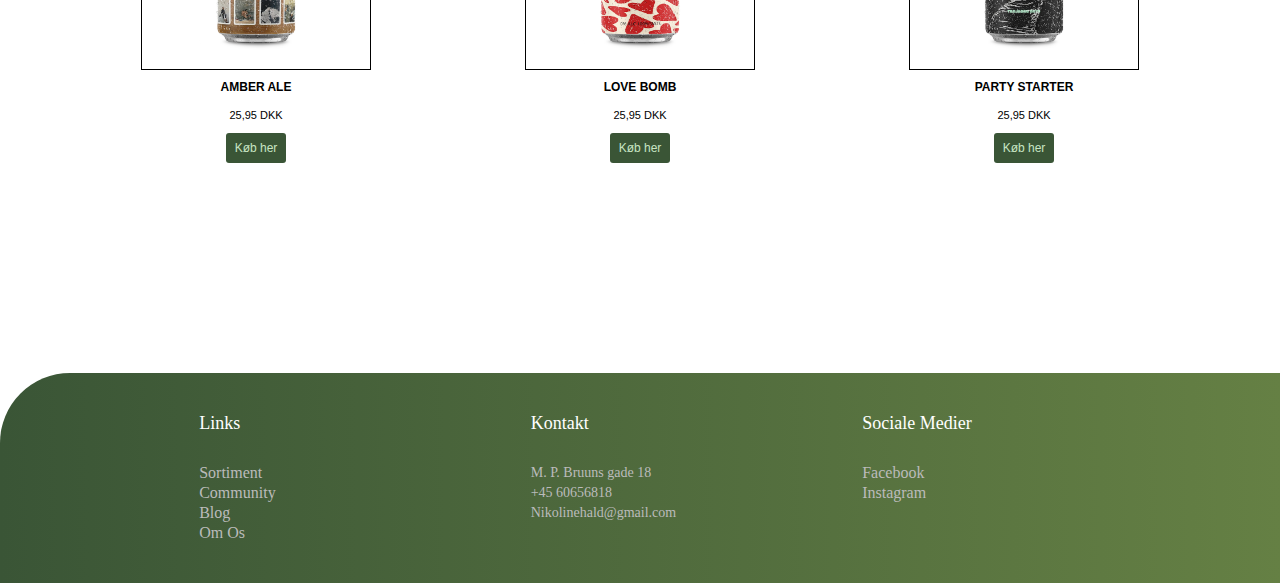
<file: eksamen/sortiment.html>
<!DOCTYPE html>
<html lang="en">
  <head>
    <meta charset="UTF-8" />
    <meta name="viewport" content="width=device-width, initial-scale=1.0" />
    <meta
      name="description"
      content="Hyggelig oelbryggeri på troejborg i en baggaard"
    />
    <meta name="viewport" content="width=device-width, initial-scale=1.0" />
    <meta
      name="keywords"
      content="bryggeri, oel, troejborgbryg, tordenskjoldsgade, hyggeligt, sommer, arrangementer, aktiviteter, events, padel, unge, fællesskab, samvær, moderne, velkommende"
    />
    <link rel="stylesheet" href="styles.css" />
    <script src="./burger.js" defer></script>
    <title>Sortiment</title>
  </head>
  <body>
    <nav class="navigation">
      <a class="main_logo" href="index.html">
        <img class="logo_desktop" src="img/logo_desktop.png" alt="logo"
      /></a>
      <ul class="desktop_nav">
        <li>
          <div class="dropdown">
            <div class="active">
              <button class="dropbtn">SORTIMENT</button>
            </div>

            <div class="dropdown-content">
              <a href="sortiment.html">ALKOHOLFRI ØL</a>
              <a href="error.html">ØKOLOGISKE ØL</a>
              <a href="error.html">GAVEÆSKER</a>
            </div>
          </div>
        </li>
        <li>
          <div class="dropdown">
            <div class="hovereffect">
              <button class="dropbtn">COMMUNITY</button>
            </div>
            <div class="dropdown-content">
              <a href="events.html">PADEL OG ØL</a>
              <a href="error.html">ØLSMAGNING</a>
            </div>
          </div>
        </li>
        <li>
          <div class="dropdown">
            <div class="hovereffect">
              <button class="dropbtn">MERCH</button>
            </div>
            <div class="dropdown-content">
              <a href="error.html">SHOP</a>
            </div>
          </div>
        </li>
        <li>
          <div class="dropdown">
            <div class="hovereffect">
              <button class="dropbtn">BLOG</button>
            </div>
            <div class="dropdown-content">
              <a class="text_border" href="blog.html">DRIK MED OMTANKE</a>
            </div>
          </div>
        </li>
        <li class="om_os">
          <div class="dropdown">
            <div class="hovereffect">
              <button class="dropbtn">OM OS</button>
            </div>
            <div class="dropdown-content">
              <a href="omos.html">VORES HISTORIE</a>
              <a href="error.html">KONTAKT OS</a>
            </div>
          </div>
        </li>
        <div class="flex_ikoner">
          <li>
            <img class="kurv" src="img/kurv.png" alt="kurv" />
          </li>
        </div>
      </ul>
    </nav>
    <div class="header">
      <div class="container_header">
        <a href="index.html"
          ><img class="search_icon" src="img/search.png" alt="search"
        /></a>
        <a href="index.html"> <img class="logo" src="img/logo.png" alt="" /></a>
        <div class="mobil_nav">
          <button onclick="toggleBurgerMenu()" class="burger_icon">
            <svg
              xmlns="http://www.w3.org/2000/svg"
              class="icon icon-tabler icon-tabler-menu-2"
              width="40"
              height="40"
              viewBox="0 0 24 24"
              stroke-width="1.5"
              stroke="#000000"
              fill="none"
              stroke-linecap="round"
              stroke-linejoin="round"
            >
              <path stroke="none" d="M0 0h24v24H0z" fill="none" />
              <path d="M4 6l16 0" />
              <path d="M4 12l16 0" />
              <path d="M4 18l16 0" />
            </svg>
          </button>
          <div id="burger_menu" class="burger_menu">
            <div class="close_icon">
              <button onclick="toggleBurgerMenu()">
                <svg
                  xmlns="http://www.w3.org/2000/svg"
                  class="icon icon-tabler icon-tabler-x"
                  width="40"
                  height="40"
                  viewBox="0 0 24 24"
                  stroke-width="1.5"
                  stroke="#000000"
                  fill="none"
                  stroke-linecap="round"
                  stroke-linejoin="round"
                >
                  <path stroke="none" d="M0 0h24v24H0z" fill="none" />
                  <path d="M18 6l-12 12" />
                  <path d="M6 6l12 12" />
                </svg>
              </button>
            </div>
            <ul class="burger_nav">
              <li>
                <a href="sortiment.html" class="hovereffect">SORTIMENT</a>
              </li>
              <li><a href="events.html" class="hovereffect">COMMUNITY</a></li>
              <li><a href="error.html" class="hovereffect">MERCH</a></li>
              <li><a href="blog.html" class="hovereffect">BLOG</a></li>
              <li><a href="omos.html" class="hovereffect">OM OS</a></li>
            </ul>
          </div>
        </div>
      </div>
    </div>
    <hr class="solid" />

    <h2 class="alkoholfri_øl_text">ALKOHOLFRI ØL</h2>

    <p class="text_sortiment">
      Se vores lækre udvalg af helt nye alkoholfrie varianter til enhver smag og
      lejlighed!
    </p>

    <div class="flex_container">
      <div class="nhc">
        <img class="sortiment_nhc" src="img/no_hangoverclub.png" alt="øl" />
        <p class="øl_text">NO HANGOVER CLUB</p>
        <p class="pris">27,95 DKK</p>
        <a class="button_øll" href="nhc1.html"
          ><button class="button_øl">Køb her</button></a
        >
      </div>
      <div class="nhc">
        <img class="sortiment_nhc" src="img/padel_sidste.png" alt="øl" />
        <p class="øl_text">PADEL OG ØL</p>
        <p class="pris">27,95 DKK</p>
        <a class="button_øll" href="padel2.html"
          ><button class="button_øl">Køb her</button></a
        >
      </div>
      <div class="nhc">
        <img class="sortiment_nhc" src="img/Community.png" alt="øl" />
        <p class="øl_text">COMMUNITY CLUB</p>
        <p class="pris">25,95 DKK</p>
        <a class="button_øll" href="community3.html"
          ><button class="button_øl">Køb her</button></a
        >
      </div>
      <div class="nhc">
        <img class="sortiment_nhc" src="img/Pilsner.png" alt="øl" />
        <p class="øl_text">PILSNER</p>
        <p class="pris">25,95 DKK</p>
        <a class="button_øll" href="pilsner4.html"
          ><button class="button_øl">Køb her</button></a
        >
      </div>

      <div class="nhc">
        <img
          class="sortiment_nhc"
          src="img/LITTLE_MISS_SUNSHINE.png"
          alt="øl"
        />
        <p class="øl_text">LITTLE MISS SUNSHINE</p>
        <p class="pris">25,95 DKK</p>
        <a class="button_øll" href="lms5.html"
          ><button class="button_øl">Køb her</button></a
        >
      </div>
      <div class="nhc">
        <img class="sortiment_nhc" src="img/BEER.png" alt="øl" />
        <p class="øl_text">BEER</p>
        <p class="pris">25,95 DKK</p>
        <a class="button_øll" href="beer6.html"
          ><button class="button_øl">Køb her</button></a
        >
      </div>
      <div class="nhc">
        <img class="sortiment_nhc" src="img/Lime.png" alt="øl" />
        <p class="øl_text">LIME TWIST</p>
        <p class="pris">25,95 DKK</p>
        <a class="button_øll" href="#"
          ><button class="button_øl">Køb her</button></a
        >
      </div>
      <div class="nhc">
        <img class="sortiment_nhc" src="img/jul.png" alt="øl" />
        <p class="øl_text">TRØJBORGS JULEBRYG</p>
        <p class="pris">25,95 DKK</p>
        <a class="button_øll" href="#"
          ><button class="button_øl">Køb her</button></a
        >
      </div>
      <div class="nhc">
        <img class="sortiment_nhc" src="img/IPA.png" alt="øl" />
        <p class="øl_text">DRINK UP</p>
        <p class="pris">25,95 DKK</p>
        <a class="button_øll" href="#"
          ><button class="button_øl">Køb her</button></a
        >
      </div>
      <div class="nhc">
        <img class="sortiment_nhc" src="img/Aale.png" alt="øl" />
        <p class="øl_text">AMBER ALE</p>
        <p class="pris">25,95 DKK</p>
        <a class="button_øll" href="#"
          ><button class="button_øl">Køb her</button></a
        >
      </div>
      <div class="nhc">
        <img class="sortiment_nhc" src="img/Love_bomb.png" alt="øl" />
        <p class="øl_text">LOVE BOMB</p>
        <p class="pris">25,95 DKK</p>
        <a class="button_øll" href="#"
          ><button class="button_øl">Køb her</button></a
        >
      </div>
      <div class="nhc">
        <img class="sortiment_nhc" src="img/PARTY_STARTER.png" alt="øl" />
        <p class="øl_text">PARTY STARTER</p>
        <p class="pris">25,95 DKK</p>
        <a class="button_øll" href="#"
          ><button class="button_øl">Køb her</button></a
        >
      </div>
    </div>
    <footer class="footer">
      <div class="container">
        <div class="row">
          <div class="footer_col">
            <h4>links</h4>
            <ul>
              <li><a href="sortiment.html">Sortiment</a></li>
              <li><a href="events.html">Community</a></li>
              <li><a href="blog.html">Blog</a></li>
              <li><a href="omos.html">Om os</a></li>
            </ul>
          </div>
          <div class="footer_col">
            <h4 class="h4">Kontakt</h4>
            <ul class="kontakt_ul">
              <li>M. P. Bruuns gade 18</li>
              <li>+45 60656818</li>
              <li>Nikolinehald@gmail.com</li>
            </ul>
          </div>
          <div class="footer_col">
            <h4 class="h4">Sociale medier</h4>
            <ul>
              <li><a href="error.html">Facebook</a></li>
              <li><a href="error.html">Instagram</a></li>
            </ul>
          </div>
        </div>
      </div>
    </footer>
  </body>
</html>
</file>
<file: eksamen/styles.css>
* {
  margin: 0;
  padding: 0;
  border: 0;
  box-sizing: border-box;
  font-family: monospace;
}

@import url("https://fonts.googleapis.com/css2?family=Kumbh+Sans:wght@900&display=swap");
@import url("https://fonts.googleapis.com/css2?family=Kumbh+Sans:wght@900&family=Playfair+Display:wght@500&display=swap");
@import url("https://fonts.googleapis.com/css2?family=Kumbh+Sans:wght@700&display=swap");
@import url("https://fonts.googleapis.com/css2?family=Kufam:wght@900&family=Kumbh+Sans:wght@500;700;900&family=Playfair+Display:wght@500&display=swap");

body {
  margin: 0;
  padding: 0;
  min-height: 100vh;
}

.hovereffect {
  position: relative;
  text-decoration: none;
  color: black;
}

.hovereffect::after {
  content: "";
  height: 1.5px;
  width: 0%;
  background: black;
  position: absolute;
  bottom: 1px;
  right: 0;
  transition: width 300ms ease-in, background-color 700ms ease-in-out;
}

.hovereffect:hover::after {
  width: 100%;
  background-color: #3a5536;
  left: 0;
}

/*---------- DROPDOWN MENU ----------*/

.dropbtn {
  background-color: #ffffff;
  color: black;
  padding: 3px;
  font-size: 1rem;
  font-family: "Kumbh Sans", sans-serif;
  border: none;
  cursor: pointer;
  font-weight: 600;
  white-space: nowrap;
}

.dropdown {
  position: relative;
  display: inline-block;
}

.dropdown-content {
  display: none;
  position: absolute;
  background-color: #f9f9f9;
  min-width: 160px;
  box-shadow: 0px 8px 16px 0px rgba(0, 0, 0, 0.2);
  z-index: 1;
  right: 0;
  font-family: "Kumbh Sans", sans-serif;
  margin-top: 2px;
}

.dropdown-content a {
  color: black;
  padding: 10px 16px;
  text-decoration: none;
  display: block;
  font-family: "Kumbh Sans", sans-serif;
  font-size: 11px;
}

.dropdown-content a:hover {
  background-color: white;
  text-decoration: underline;
}

.dropdown:hover .dropdown-content {
  display: block;
}

.dropdown:hover .dropbtn {
  color: black;
  padding: 0;
}

.dropbtn:active .dropbtn {
  border: none;
}

/*---------- HEADER ----------*/

.search_icon {
  position: absolute;
  margin-left: 6px;
  margin-top: 14px;
  margin-bottom: 6px;
  width: 6%;
}

.logo_desktop {
  display: none;
}

.logo {
  display: block;
  margin-left: auto;
  margin-right: auto;
  width: 40%;
}

.container_header {
  display: flex;
  flex-direction: row;
  justify-content: space-between; /* Var flex-start før */
}

.kurv {
  display: inline-block;
  height: 24px;
  width: auto;
  margin-left: 0;
}

/* ---------- FORSIDE ----------*/

.logo_forside {
  width: 100%;
  position: relative;
  opacity: 95%;
}
.container_drenge {
  width: 100%;
  margin-top: -4px;
}
.drenge {
  position: relative;
  display: flex;
  flex-direction: column;
  width: 100%;
  opacity: 70%;
  bottom: 4px;
}

.tilmeld_knap {
  font-family: "Kumbh Sans", sans-serif;
  position: absolute;
  font-size: 10px;
  font-weight: medium;
  background-color: #3a5536;
  padding-block: 12px;
  padding-inline: 6px;
  text-decoration: none;
  color: white;
  font-size: 0.9rem;
  text-align: center;
  border-radius: 5px;
  height: 16px;
  z-index: 99;
  top: 55%;
  display: flex;
  align-items: center;
  right: 15%;
}

.header_fællesskab {
  font-family: "Kumbh Sans", sans-serif;
  font-weight: bold;
  -webkit-text-stroke: #c8e5c3;
  -webkit-text-stroke-width: 1px;
  position: absolute;
  font-size: 30px;
  padding-block: 10px;
  padding-inline: 6px;
  color: transparent;
  text-align: center;
  height: 16px;
  z-index: 99;
  top: 40%;
  display: flex;
  align-items: center;
}

.events_text {
  font-family: "Kumbh Sans", sans-serif;
  display: flex;
  justify-content: center;
  margin-top: 80px;
  margin-bottom: 50px;
  -webkit-text-stroke: #3a5536;
  -webkit-text-stroke-width: 1px;
  color: #ffffff;
  font-size: 36px;
  font-weight: bold;
}

.events_brødtext {
  font-family: "Playfair Display", serif;
  font-size: 16px;
  margin: 45px;
  margin-bottom: 60px;
}

.events_knap {
  font-family: "Kumbh Sans", sans-serif;
  font-weight: bold;
  background-color: #c8e5c3;
  width: 98px;
  padding-block: 8px;
  padding-inline: 8px;
  text-decoration: none;
  color: rgb(5, 5, 5);
  font-size: 0.8rem;
  text-align: center;
  display: flex;
  justify-content: center;
  margin-left: auto;
  margin-right: auto;
  margin-bottom: 100px;
}

.padel {
  display: block;
  margin-left: auto;
  margin-right: auto;
  margin-top: 70px;
  margin-bottom: 100px;
  width: 50%;
  opacity: 90%;
}

.bestsellers_header {
  font-family: "Kumbh Sans", sans-serif;
  font-weight: black;
  display: flex;
  justify-content: center;
  margin-bottom: 50px;
  margin-top: 80px;
  -webkit-text-stroke: #3a5536;
  -webkit-text-stroke-width: 1px;
  color: #ffffff;
  font-size: 36px;
}

.bestsellers_p {
  font-family: "Playfair Display", serif;
  font-size: 16px;
  display: flex;
  justify-content: center;

  margin: 45px;
}

.sortiment_knap {
  font-family: "Kumbh Sans", sans-serif;
  font-size: 15px;
  font-weight: medium;
  background-color: #3a5536;
  width: 90px;
  padding-block: 8px;
  padding-inline: 8px;
  text-decoration: none;
  color: #ffffff;
  font-size: 0.8rem;
  text-align: center;
  border-radius: 3px;
  margin-left: 100px;
}

.logo_wrapper_text {
  position: relative;
}

.logo_wrapper {
  width: 100%;
  height: 100%;
  overflow: hidden;
  display: flex;
  justify-content: center;
}

/*---------- KNAP OVENPÅ DRENG_HOP BILLEDET ----------*/

.knap-wrapper-container {
  position: absolute;
  z-index: 2;
  display: flex;
  flex-direction: column;
  top: 710px;
  left: 60%;
}

.knap-wrapper-text {
  position: relative;
}

.knap-wrapper {
  width: 100%;
  height: 100%;
  overflow: hidden;
  display: flex;
  justify-content: center;
}

.no_h_club_øl {
  margin-top: 110px;
  width: 40%;
  margin-left: 20px;
  height: 80%;
}

.padel_øl {
  width: 75%;
  margin-left: 20px;
  margin-bottom: 30px;
}

.jul_øl {
  width: 70%;
  margin-left: 60px;
}

.jul_padel_container {
  display: flex;
  flex-direction: column;
}

.øl_container {
  display: flex;
  flex-direction: row;
  margin-bottom: 200px;
}

/*---------- FOOTER ----------*/

ul {
  list-style: none;
}

.row {
  width: 85%;
  margin: auto;
  align-items: flex-start;
  display: flex;
  flex-wrap: wrap;
  justify-content: space-around;
  flex-direction: row;
}

.footer {
  background: linear-gradient(to right, #3a5536, #658044);
  padding: 40px;
  width: 100%;
  position: absolute;
  border-top-left-radius: 70px;
  line-height: 20px;
}

.footer_col {
  width: 25%;
  padding: 0 15px;
}

.footer_col h4 {
  font-family: "Playfair Display", serif;
  font-size: 18px;
  color: #ffffff;
  text-transform: capitalize;
  margin-bottom: 30px;
  font-weight: 500;
  position: relative;
}

.footer_col h4::before {
  content: "";
  left: 0;
  bottom: -10px;
  background-color: #dae2d9;
  height: 2px;
  box-sizing: border-box;
  width: 50px;
}

.footer_col ul li a {
  font-family: "Playfair Display", serif;
  font-size: 16px;
  text-transform: capitalize;
  color: #ffffff;
  text-decoration: none;
  font-weight: 300;
  color: #bbbbbb;
  display: block;
}

.footer_col ul li a:hover {
  color: #bbbbbb;
  background-color: transparent;
  padding-left: 8px;
  transition: all ease 0.4s;
}

.kontakt_ul li {
  color: #bbbbbb;
  font-family: "Playfair Display", serif;
  font-size: 14px;
}
.container {
  display: flex;
  flex-direction: row;
  flex-wrap: wrap;
  max-width: 1170px;
  margin: auto;
}

.billed_container {
  display: flex;
  flex-direction: column;
}

/*---------- COMMUNITY SIDE ----------*/

.dreng_hop {
  position: absolute;
  display: flex;
  flex-direction: column;
  width: 100%;
  position: relative;
  opacity: 80%;
}

.grøn_rektangel {
  width: 100%;
  height: 100%;
  position: relative;
  margin-bottom: 10px;
}

.padel_h {
  font-family: "Kumbh Sans", sans-serif;
  font-size: 38px;
  -webkit-text-stroke: #c8e5c3;
  -webkit-text-stroke-width: 2px;
  color: #3a5536;
  top: 20%;
  left: 50%;
  z-index: 2;
}

.padel_p {
  font-family: "Playfair Display", serif;
  font-size: 20px;
  color: #ffffff;
  margin-top: 60px;
  width: 80%;
}

/* ---------- TEKST OVENPÅ BILLEDE ----------*/

.billede-wrapper img {
  width: 100%;
  object-fit: cover;
}

.billede-wrapper--text {
  position: relative;
}

.billede-wrapper--container {
  position: absolute;
  z-index: 2;
  display: flex;
  flex-direction: column;
  top: 25%;
  left: 10%;
}

.to_drenge {
  display: none;
}

.drenge_padel {
  display: block;
  justify-content: center;
  align-items: center;
  width: 40%;
  margin-top: 90px;
  margin-left: auto;
  margin-right: auto;
  margin-bottom: 90px;
  opacity: 80%;
}

.kalender_h {
  font-family: "Kumbh Sans", sans-serif;
  color: #3a5536;
  font-size: 36px;
  font-weight: black;
  display: block;
  justify-content: center;
  text-align: center;
  margin-left: auto;
  margin-right: auto;
  margin-top: 100px;
}

.december {
  font-family: "Kumbh Sans", sans-serif;
  color: #605e5e;
  font-size: 18px;
  font-weight: black;
  display: block;
  justify-content: center;
  text-align: center;
  margin-left: auto;
  margin-right: auto;
  margin-top: 100px;
}

.kalender_p {
  font-family: "Playfair Display", serif;
  font-size: 16px;
  font-weight: medium;
  display: flex;
  justify-content: center;
  text-align: center;
  margin-left: auto;
  margin-right: auto;
  margin-top: 30px;
  margin-bottom: 50px;
  width: 75%;
}

.kalender_img {
  display: flex;
  justify-content: center;
  margin-left: auto;
  margin-right: auto;
  width: 75%;
  margin-bottom: 90px;
}

/*---------- SORTIMENT SIDE ----------*/

.sortiment_header {
  font-family: "Kumbh Sans", sans-serif;
  font-size: 34px;
  -webkit-text-stroke: #cd7ea9;
  -webkit-text-stroke-width: 1px;
  color: #cd7ea9;
  display: flex;
  justify-content: center;
  margin-top: 50px;
  margin-bottom: 90px;
}

.alkoholfri_øl_text {
  display: flex;
  justify-content: center;
  font-family: "Kumbh Sans", sans-serif;
  font-weight: medium;
  font-size: 26px;
  margin-bottom: 40px;
  margin-left: 20px;
  margin-top: 50px;
}

.text_sortiment {
  display: flex;
  justify-content: center;
  margin-left: auto;
  margin-right: auto;
  width: 80%;
  font-family: "Playfair Display", serif;
  font-size: 16px;
  margin-bottom: 70px;
}

.filter {
  display: none;
}

/*---------- STYLING AF ALLE ØLLENE ----------*/

.sortiment_nhc {
  display: block;
  justify-content: center;
  margin-left: auto;
  margin-right: auto;
  width: 30%;
  border: 1px solid red;
  border-color: black;
  border-style: solid;
  margin-bottom: 10px;
}

.øl_text {
  display: flex;
  justify-content: center;
  font-family: "Kufam", sans-serif;
  font-size: 12px;
  font-weight: bold;
}

.pris {
  display: flex;
  justify-content: center;
  font-family: "Kufam", sans-serif;
  font-size: 11px;
  margin-top: 15px;
  margin-bottom: 10px;
}

.button_øl {
  text-decoration: none;
  background-color: #3a5536;
  color: #c8e5c3;
  display: flex;
  justify-content: center;
  margin-left: auto;
  margin-right: auto;
  font-family: "Kufam", sans-serif;
  font-size: 12px;
  margin-top: 12px;
  margin-bottom: 60px;
  width: 60px;
  padding: 8px;
  border-radius: 3px;
}
.button_øll {
  text-decoration: none;
}

/*---------- STYLING ØLSIDER ----------*/

.øl_køb {
  display: flex;
  justify-content: center;
  margin-left: auto;
  margin-right: auto;
  width: 90%;
  border: 1px solid black;
  margin-top: 100px;
}

.øl_header {
  font-family: "Kufam", sans-serif;
  -webkit-text-stroke: #d88d35;
  -webkit-text-stroke-width: 1px;
  color: #ffffff;
  font-size: 18px;
  margin-left: 19px;
  margin-top: 10px;
}

.øl_p {
  font-family: "Playfair Display", serif;
  font-size: 14px;
  margin-left: 19px;
  margin-top: 20px;
  margin-bottom: 20px;
  width: 80%;
}

.køb_knap {
  margin-left: 19px;
  margin-top: 10px;
  background-color: #d88d35;
  color: #ffffff;
  font-family: "Kufam", sans-serif;
  font-size: 12px;
  margin-bottom: 100px;
  width: 65px;
  padding: 8px;
  border-radius: 3px;
  border-bottom: #3a5536;
}

.padel_øl_head {
  font-family: "Kufam", sans-serif;
  -webkit-text-stroke: #33384c;
  -webkit-text-stroke-width: 1px;
  color: #ffffff;
  font-size: 18px;
  margin-left: 19px;
  margin-top: 10px;
}

.padel_øl_knap {
  margin-left: 19px;
  margin-top: 10px;
  background-color: #33384c;
  color: #ffffff;
  font-family: "Kufam", sans-serif;
  font-size: 12px;
  margin-bottom: 100px;
  width: 65px;
  padding: 8px;
  border-radius: 3px;
  border-bottom: #3a5536;
}

.community_header {
  font-family: "Kufam", sans-serif;
  -webkit-text-stroke: #c87776;
  -webkit-text-stroke-width: 1px;
  color: #ffffff;
  font-size: 18px;
  margin-left: 19px;
  margin-top: 10px;
}

.community_knap {
  margin-left: 19px;
  margin-top: 10px;
  background-color: #c87776;
  color: #ffffff;
  font-family: "Kufam", sans-serif;
  font-size: 12px;
  margin-bottom: 100px;
  width: 65px;
  padding: 8px;
  border-radius: 3px;
  border-bottom: #3a5536;
}

.pilsner_header {
  font-family: "Kufam", sans-serif;
  -webkit-text-stroke: #482c26;
  -webkit-text-stroke-width: 1px;
  color: #ffffff;
  font-size: 18px;
  margin-left: 19px;
  margin-top: 10px;
}

.pilsner_knap {
  margin-left: 19px;
  margin-top: 10px;
  background-color: #482c26;
  color: #ffffff;
  font-family: "Kufam", sans-serif;
  font-size: 12px;
  margin-bottom: 100px;
  width: 65px;
  padding: 8px;
  border-radius: 3px;
  border-bottom: #3a5536;
}

.lms_header {
  font-family: "Kufam", sans-serif;
  -webkit-text-stroke: #658044;
  -webkit-text-stroke-width: 1px;
  color: #ffffff;
  font-size: 18px;
  margin-left: 19px;
  margin-top: 10px;
}

.lms_knap {
  margin-left: 19px;
  margin-top: 10px;
  background-color: #96d8a2;
  color: #ffffff;
  font-family: "Kufam", sans-serif;
  font-size: 12px;
  margin-bottom: 100px;
  width: 65px;
  padding: 8px;
  border-radius: 3px;
  border-bottom: #3a5536;
}

.beer_header {
  font-family: "Kufam", sans-serif;
  -webkit-text-stroke: #c9119b;
  -webkit-text-stroke-width: 1px;
  color: #ffffff;
  font-size: 18px;
  margin-left: 19px;
  margin-top: 10px;
}

.beer_knap {
  margin-left: 19px;
  margin-top: 10px;
  background-color: #df5bbe;
  color: #ffffff;
  font-family: "Kufam", sans-serif;
  font-size: 12px;
  margin-bottom: 100px;
  width: 65px;
  padding: 8px;
  border-radius: 3px;
  border-bottom: #3a5536;
}

/*---------- BLOG SIDE ----------*/

.blog_header {
  font-family: "Kumbh Sans", sans-serif;
  font-size: 30px;
  font-weight: bold;
  color: #ffffff;
  -webkit-text-stroke: #cd7ea9;
  -webkit-text-stroke-width: 2px;
  margin-top: 40px;
  margin-bottom: 40px;
  display: flex;
  justify-content: center;
}

.blog_text {
  font-family: "Playfair Display", serif;
  font-size: 16px;
  display: flex;
  justify-content: center;
  margin-left: auto;
  margin-right: auto;
  margin-bottom: 70px;
  width: 75%;
}

.billede_tyga {
  display: flex;
  justify-content: center;
  margin-left: auto;
  margin-right: auto;
  margin-bottom: 100px;
  opacity: 80%;
  width: 60%;
}

.mission_header {
  font-family: "Kumbh Sans", sans-serif;
  color: #3a5536;
  font-size: 25px;
  font-weight: black;
  display: block;
  justify-content: center;
  text-align: center;
  margin-left: auto;
  margin-right: auto;
  margin-top: 50px;
  margin-bottom: 40px;
}

.mission_p {
  font-family: "Playfair Display", serif;
  font-size: 16px;
  display: flex;
  justify-content: center;
  margin-left: auto;
  margin-right: auto;
  margin-bottom: 60px;
  width: 85%;
}

.mission_text {
  display: flex;
  justify-content: center;
  flex-direction: column;
  margin-left: auto;
  margin-right: auto;
  width: 85%;
  border: 1px solid red;
  border-color: black;
  border-style: solid;
}

.bryghus_img {
  display: flex;
  justify-content: center;
  margin-left: auto;
  margin-right: auto;
  margin-top: 110px;
  margin-bottom: 100px;
  opacity: 80%;
  width: 70%;
}

.titel_liste {
  display: flex;
  justify-content: center;
  font-family: "Kumbh Sans", sans-serif;
  font-size: 16px;
  font-weight: medium;
  margin-bottom: 30px;
  margin-top: 30px;
}

.liste_p {
  display: flex;
  justify-content: center;
  margin-left: auto;
  margin-right: auto;
  font-family: "Playfair Display", serif;
  font-size: 15px;
  width: 70%;
  margin-bottom: 30px;
}

.liste_container {
  border: 1px solid red;
  border-color: black;
  border-style: solid;
  display: flex;
  justify-content: center;
  flex-direction: column;
  margin-left: auto;
  margin-right: auto;
  width: 85%;
  margin-bottom: 100px;
  margin-top: 125px;
}

/*---------- STYLING AF HORISONTAL LINJE ----------*/

hr.solid {
  border-top: 1px solid black;
}

/*---------- OM OS SIDE ----------*/

.historie_header {
  display: flex;
  justify-content: center;
  font-family: "Kumbh Sans", sans-serif;
  font-size: 34px;
  font-weight: bold;
  margin-top: 40px;
  -webkit-text-stroke: #3a5536;
  -webkit-text-stroke-width: 2px;
  color: #ffffff;
}

.historie_p {
  display: flex;
  justify-content: center;
  margin-left: auto;
  margin-right: auto;
  margin-top: 40px;
  margin-bottom: 60px;
  width: 75%;
  font-family: "Playfair Display", serif;
  font-size: 16px;
}

.beer_img {
  -webkit-filter: grayscale(100%); /* Safari 6.0 - 9.0 */
  filter: grayscale(100%);
  display: flex;
  justify-content: center;
  margin-left: auto;
  margin-right: auto;
  margin-bottom: 60px;
  width: 55%;
}

.værdier_p {
  display: flex;
  justify-content: center;
  margin-left: auto;
  margin-right: auto;
  margin-top: 60px;
  margin-bottom: 60px;
  width: 75%;
  font-family: "Playfair Display", serif;
  font-size: 16px;
}

.bryg_img {
  display: flex;
  justify-content: center;
  margin-left: auto;
  margin-right: auto;
  margin-bottom: 60px;
  width: 55%;
}

.velkommen_header {
  display: flex;
  justify-content: center;
  font-family: "Kumbh Sans", sans-serif;
  font-size: 34px;
  font-weight: bold;
  margin-top: 50px;
  margin-bottom: 50px;
  -webkit-text-stroke: #605e5e;
  -webkit-text-stroke-width: 2.5px;
  color: #ffffff;
}

.velkommen_text {
  display: flex;
  justify-content: center;
  margin-left: auto;
  margin-right: auto;
  margin-top: 40px;
  margin-bottom: 60px;
  width: 75%;
  font-family: "Playfair Display", serif;
  font-size: 16px;
}

.brygmand_img {
  display: flex;
  justify-content: center;
  margin-left: auto;
  margin-right: auto;
  margin-bottom: 60px;
  width: 55%;
}

.udvalg_text {
  margin-left: 70px;
  font-family: "Playfair Display", serif;
  font-size: 14px;
}
.knap_udvalg {
  margin-left: 8px;
  text-decoration: underline;
  background-color: transparent;
  font-family: "Playfair Display", serif;
  margin-top: 1px;
  margin-bottom: 50px;
}

.knap_container {
  display: flex;
  flex-direction: row;
}

/*---------- ERROR SIDE ----------*/

.error_h {
  font-size: 25px;
  margin-left: 10px;
  margin-top: 10px;
  font-family: "Playfair Display", serif;
}

.error_button {
  border-bottom: 1px solid black;
  background-color: transparent;
  font-family: "Playfair Display", serif;
  font-size: 18px;
}

.error_øl {
  width: 32%;
  margin-left: 10px;
  margin-top: 30px;
  margin-bottom: 20px;
}

/* -------------------- BURGER MENU --------------------*/

.navigation {
  display: flex;
  justify-content: space-between;
  align-items: center;
}

.desktop_nav {
  gap: 16px;
  padding-right: 16px;
  display: none;
  align-items: center;
  font-size: 1rem;
  font-family: "Kumbh Sans", sans-serif;
}

.desktop_nav li a {
  text-decoration: none;
  color: black;
}

.header {
  display: flex;
}

.close_icon {
  position: absolute;
  right: 4px;
  top: 4px;
}

.close_icon button {
  background-color: transparent;
}

.burger_icon {
  border: none;
  background-color: transparent;
}

.burger_menu {
  position: relative;
  width: 100vw;
  height: 100vh;
  background-color: white;
  display: flex;
  flex-direction: column;
  align-items: center;
  justify-content: center;
  position: absolute;
  z-index: 999;
  left: 0;
  top: 0;
  display: none;
}

.burger_menu ul {
  display: flex;
  flex-direction: column;
  gap: 32px;
}

.burger_nav {
  font-weight: bold;
}

.burger_menu ul li a {
  font-size: 3rem;
  font-family: "Kumbh Sans", sans-serif;
  text-decoration: none;
  color: black;
}

.burger_menu--open {
  display: flex;
}

/*----------- STYLING AF NAVIGATIONS BAR ----------*/

li a:hover {
  background-color: #ffffff;
  color: black;
}

.active {
  border-bottom: 1px solid #3a5536;
  border-color: #3a5536;
  border-style: solid;
  padding: 0;
  color: #3a5536;
}

@media only screen and (min-width: 400px) {
  .header_fællesskab {
    font-size: 40px;
  }
}

@media only screen and (min-width: 768px) /*------- TIL DESKTOP ------*/ {
  /*---------- NAVIGATIONSBAR OG BURGER MENU ----------*/

  .desktop_nav {
    display: flex;
  }

  .burger_icon {
    display: none;
  }

  .menu_button {
    display: none;
  }

  .logo_desktop {
    display: block;
    justify-content: flex-start;
    align-items: center;
    width: 25%;
    margin-bottom: 4px;
    margin-left: 6px;
  }

  .logo {
    display: none;
    width: 25%;
    justify-content: flex-start;
    align-items: center;
    margin-right: 920px;
  }

  .search_icon {
    display: none;
    width: 4%;
    margin-top: 17px;
  }

  /*---------- FORSIDE ----------*/

  .logo_forside {
    width: 50%;
    margin-bottom: 4px;
  }

  .container_drenge {
    max-width: 50%;
    margin-top: 0;
  }

  .drenge {
    max-width: 100%;
    margin-top: 4px;
  }

  .box {
    display: flex;
    flex-direction: row;
  }

  .events_container {
    display: flex;
    flex-direction: row-reverse;
    margin-top: 50px;
    margin-bottom: 60px;
  }

  .events_brødtext {
    display: flex;
    justify-content: center;
    margin-left: auto;
    margin-right: auto;
    width: 70%;
    font-size: 18px;
  }
  .events_knap {
    display: flex;
    justify-content: flex-end;
    margin-right: 250px;
  }
  .padel {
    width: 23%;
    margin-left: 70px;
  }

  .bestsellers_header {
    margin-left: 100px;
    margin-top: 100px;
  }

  .bestsellers_p {
    display: flex;
    justify-content: center;
    margin-left: 75px;
    width: 80%;
    margin-right: 0;
  }

  .no_h_club_øl {
    width: 40%;
    height: 40%;
    margin-left: 0;
    margin-top: 200px;
  }

  .padel_øl {
    width: 80%;
  }

  .jul_øl {
    width: 80%;
    margin-top: 100px;
  }

  .øl_text_container {
    display: flex;
    flex-direction: row;
    overflow-x: hidden;
    margin-top: 60px;
  }

  .jul_padel_container {
    margin-right: 40%;
    width: 700px;
    margin-top: 100px;
  }

  /*---------- COMMUNITY SIDE ----------*/

  .dreng_hop {
    width: 50%;
    height: 100%;
  }

  .grøn_rektangel {
    width: 50%;
  }

  .billed_container {
    display: flex;
    flex-direction: row;
    width: 100vw;
    height: 532px;
  }

  .to_drenge {
    display: block;
    width: 38%;
    margin-top: 160px;
    margin-left: 50px;
    border-radius: 4px;
    border-color: #3a5536;
    margin-bottom: 150px;
    border: 1px solid red;
    border-color: #3a5536;
    border-style: solid;
  }

  .drenge_padel {
    display: block;
    width: 30%;
    margin-top: 160px;
    margin-left: 200px;
  }

  .billeder_drenge_container {
    display: flex;
    flex-direction: row;
  }

  .kalender_p {
    width: 45%;
    font-size: 17px;
  }

  .kalender_img {
    width: 55%;
  }

  .padel_h {
    display: flex;
    justify-content: center;
    font-size: 34px;
  }

  .padel_p {
    display: flex;
    justify-content: center;
    margin-left: auto;
    margin-right: auto;
    width: 75%;
    margin-top: 50px;
    font-size: 25px;
  }

  .billede-wrapper {
    width: 50%;
    height: 100%;
    overflow: hidden;
    display: flex;
    justify-content: center;
  }

  /*---------- SORITMENT SIDE ----------*/

  .text_sortiment {
    margin-bottom: 35px;
    width: 70%;
    display: flex;
    justify-content: center;
    margin-left: auto;
    margin-right: auto;
  }

  .flex_ølside {
    margin-bottom: 150px;
  }

  .sortiment_nhc {
    width: 60%;
    margin-top: 0;
  }

  .nhc {
    width: 30%;
    margin-bottom: 50px;
  }

  .flex_container {
    width: 100%;
    display: flex;
    flex-direction: row;
    justify-content: center;
    flex-wrap: wrap;
    margin-bottom: 100px;
  }

  .billed_t_container {
    display: flex;
    flex-direction: row;
  }

  /*---------- BLOG SIDE ---------*/

  .blog_text {
    font-size: 17px;
    width: 70%;
    display: flex;
    width: 60%;
  }

  .billed_t_container {
    width: 90%;
  }

  .blog_header {
    display: flex;
    margin-top: 70px;
    margin-bottom: 70px;
  }

  .billede_tyga {
    width: 90%;
    margin-top: 160px;
    margin-right: 300px;
  }

  .bryghus_img {
    width: 31%;
  }

  .mission_container {
    display: flex;
    flex-direction: row-reverse;
    margin-bottom: 90px;
    margin-top: 0;
  }

  .mission_text {
    width: 45%;
    height: 350px;
    margin-top: 110px;
    padding: 50px;
    padding-top: 50px;
    padding-bottom: 50px;
    border: 1px solid #3a5536;
  }

  .mission_header {
    font-size: 25px;
    margin-bottom: 15px;
    margin-top: 20px;
  }

  .mission_p {
    font-size: 14px;
    margin-top: 0;
    width: 97%;
  }

  .liste_container {
    width: 50%;
    margin-top: 120px;
    margin-bottom: 100px;
  }

  .titel_liste {
    font-size: 27px;
    padding: 20px;
  }

  .liste_container {
    padding: 30px;
  }

  .liste_p {
    font-size: 20px;
    width: 80%;
  }

  /*---------- STYLING AF HORISONTAL LINJE ----------*/

  hr.solid_os {
    display: none;
  }

  hr.solidd {
    border-top: 1px solid black;
    display: flex;
  }

  hr.solid {
    display: flex;
  }

  /*---------- OM OS SIDE ----------*/

  .beer_img {
    width: 50%;
    height: 350px;
    margin-right: 90px;
    margin-top: 140px;
  }

  .historie_p {
    display: flex;
    justify-content: flex-start;
    margin-top: 100px;
    width: 60%;
    font-size: 25px;
    padding: 0;
  }

  .historie_header {
    display: flex;
    justify-content: center;
    margin-bottom: 80px;
    margin-top: 60px;
  }

  .flex_omos {
    display: flex;
    flex-direction: row;
  }

  .værdier_container {
    display: flex;
    flex-direction: row-reverse;
  }

  .bryg_img {
    width: 25%;
    height: 350px;
    margin-left: 90px;
    margin-top: 90px;
  }

  .værdier_p {
    display: flex;
    justify-content: center;
    width: 50%;
    font-size: 25px;
    margin-top: 120px;
  }

  .velkommen_container {
    display: flex;
    flex-direction: row;
  }

  .brygmand_img {
    margin-top: 200px;
    margin-right: 100px;
    width: 30%;
    height: 500px;
  }

  .velkommen_text {
    margin-top: 130px;
    margin-left: 100px;
    width: 80%;
    font-size: 25px;
  }

  .velkommen_header {
    display: flex;
    margin-left: 190px;
    width: 100%;
    font-size: 50px;
  }

  .udvalg_text {
    margin-left: 100px;
  }

  /*---------- STYLING AF ØL SIDERNE ----------*/

  .flex_ølside {
    display: flex;
    flex-direction: row;
  }

  .øl_køb {
    margin-top: 130px;
    margin-left: 30px;
    width: 40%;
    height: 40%;
  }

  .ølside_text {
    margin-top: 118px;
    margin-left: 80px;
  }
  .margin_knap {
    margin-bottom: 150px;
  }

  .font_head {
    font-size: 22px;
  }

  .øl_p {
    width: 70%;
  }

  .community_header {
    font-size: 22px;
  }
}

.billede-wrapper {
  width: 100%;
  height: 100%;
  overflow: hidden;
  display: flex;
  justify-content: center;
}
</file>
